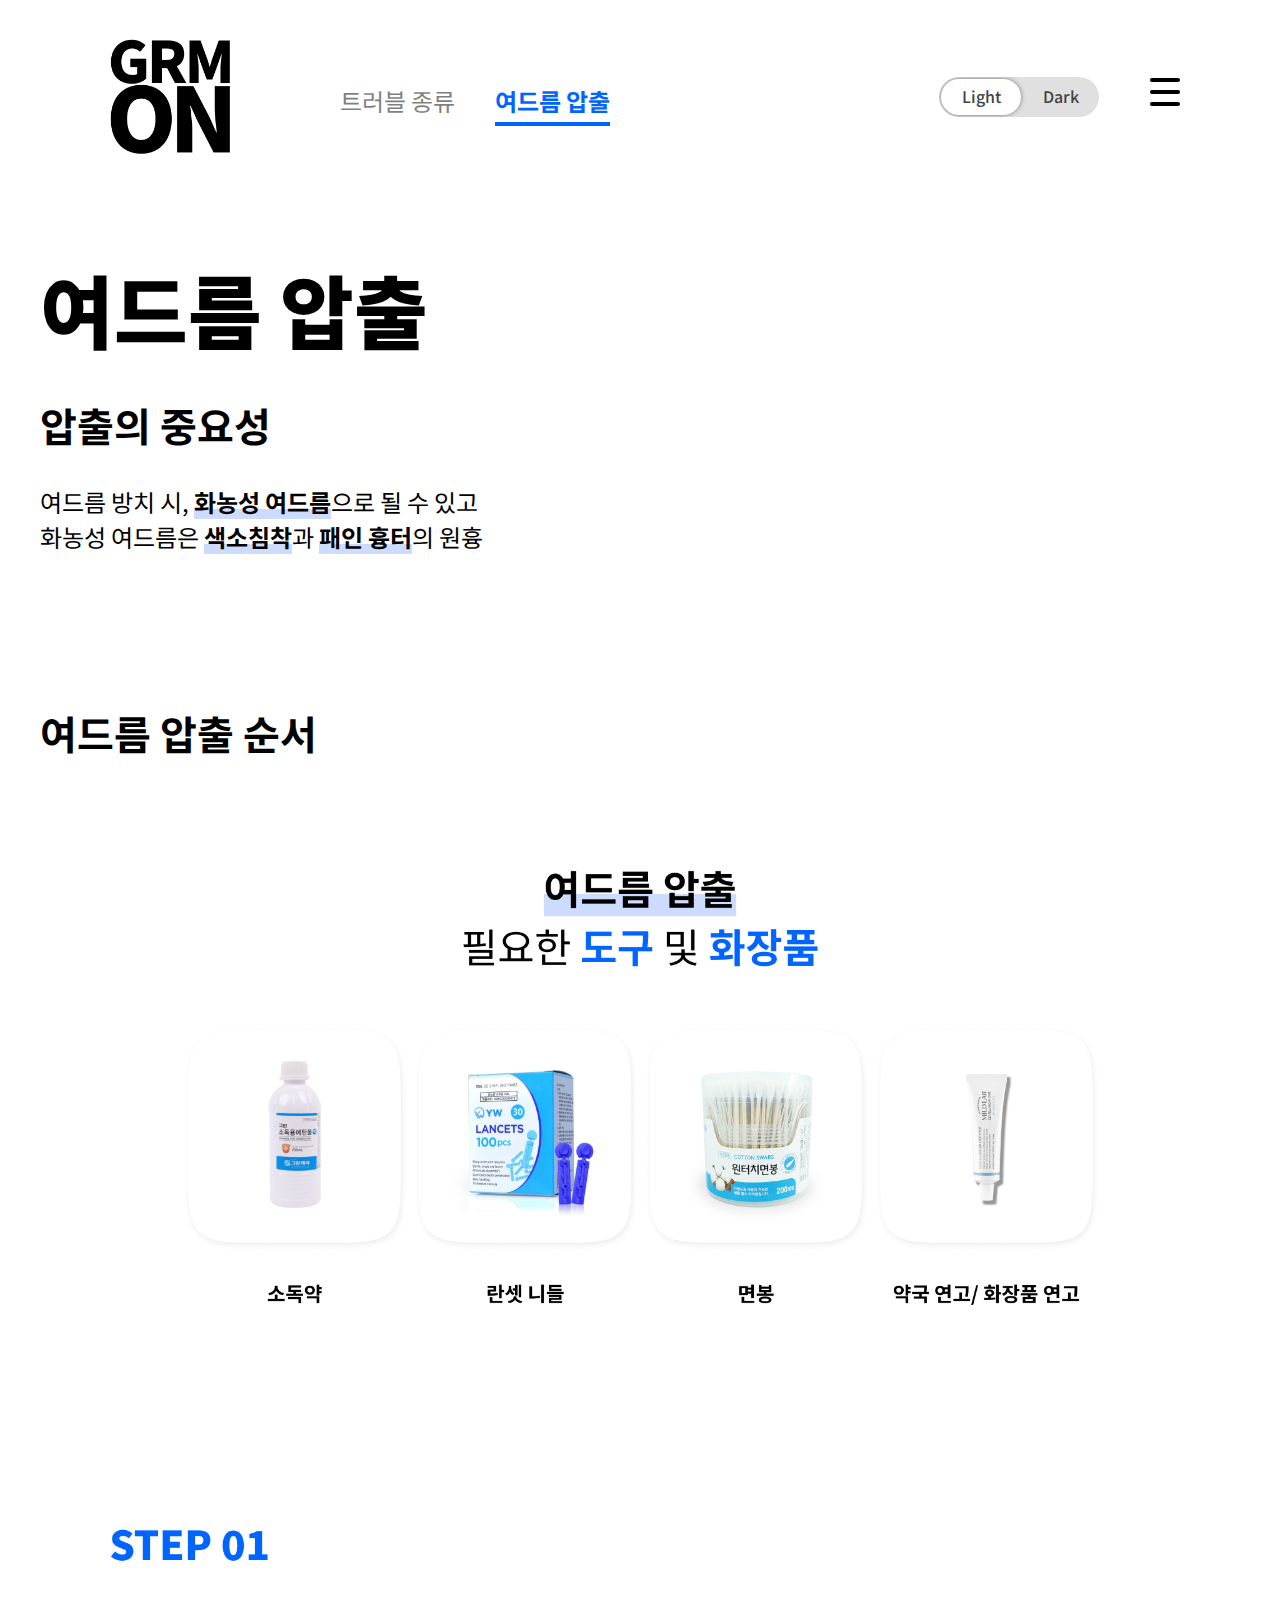
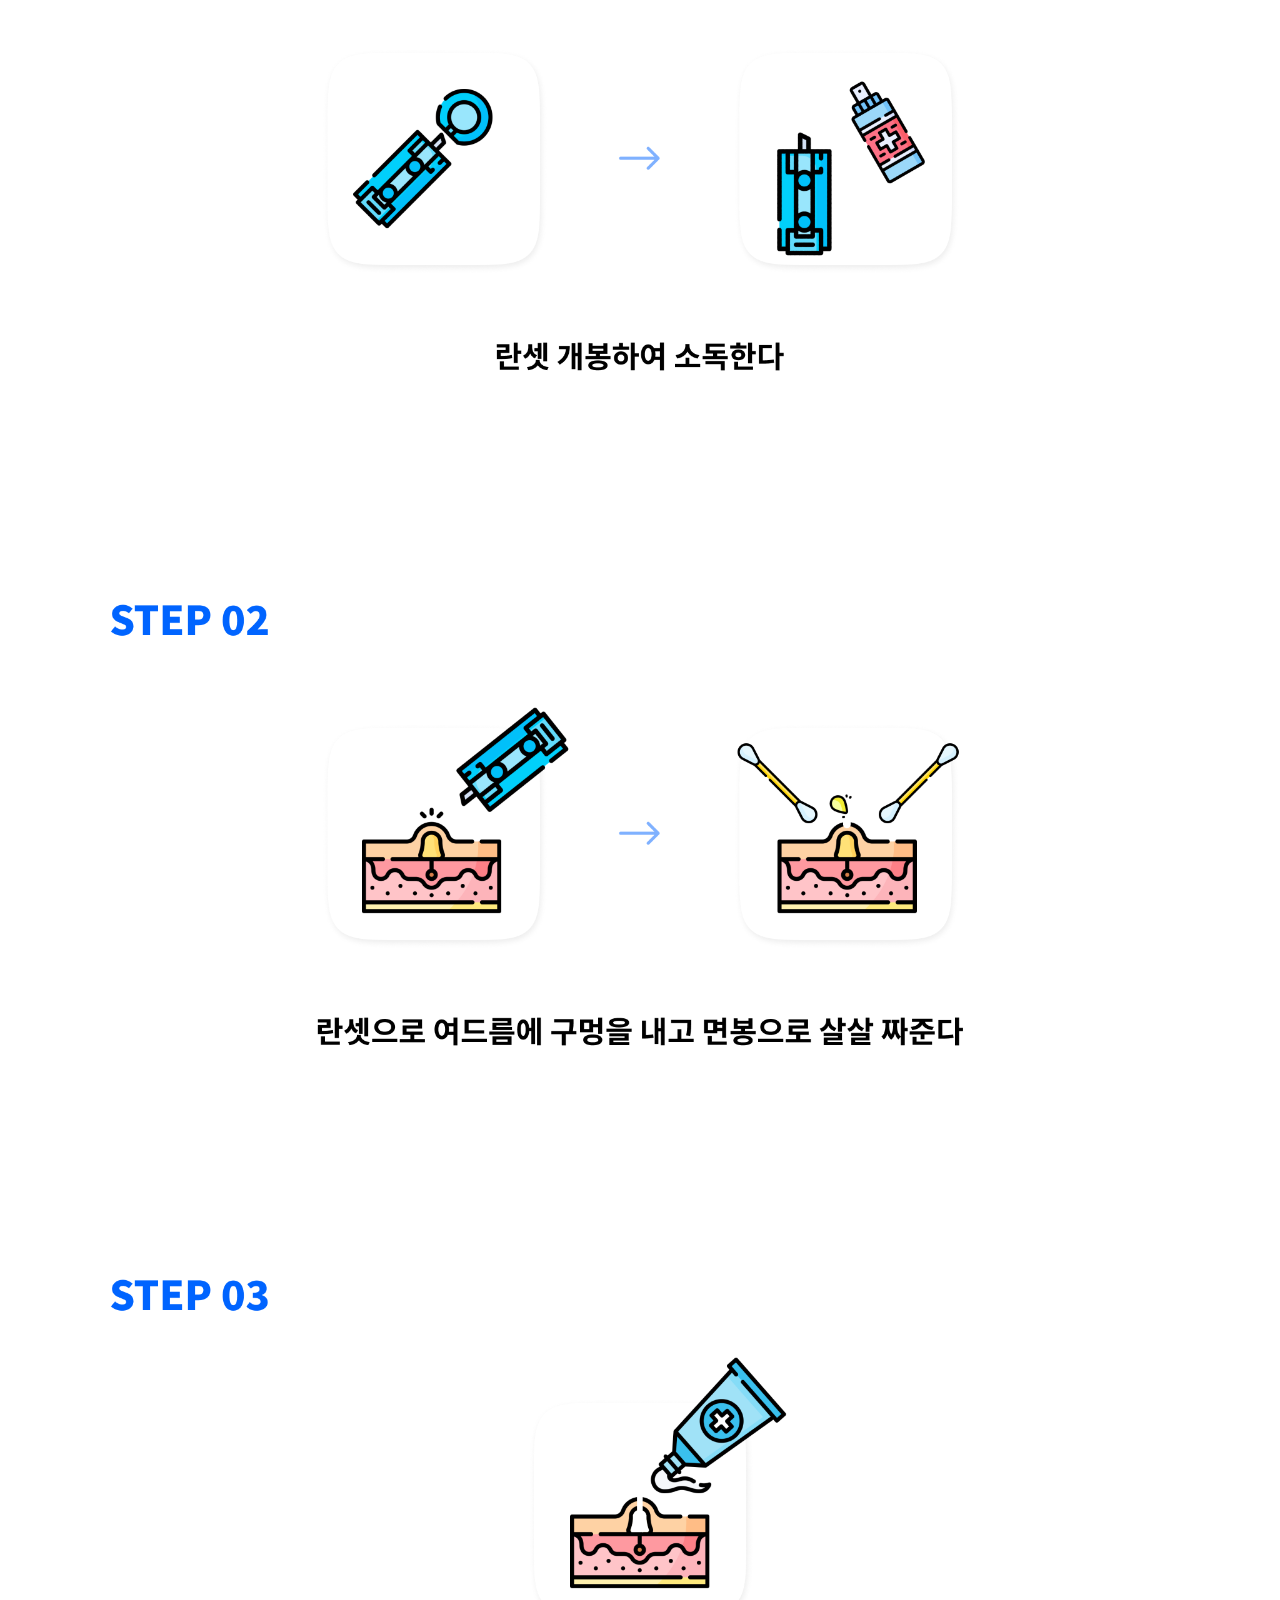
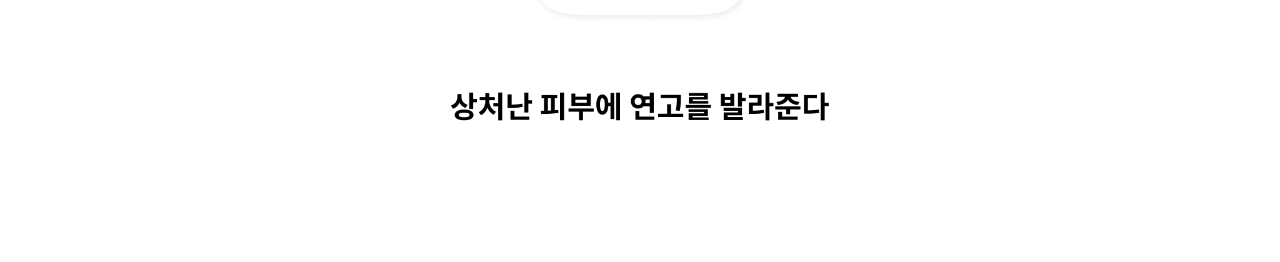
<file: web/apchul.html>
<!doctype html>
<html>
<head>
	<meta charset='utf-8'>
	<meta name="viewport" content="width=device-width,initial-scale=1.0,minimum-scale=1.0,maximum-scale=1.0,user-scalable=no">
	<title>그루밍타임</title>
	<link rel="stylesheet" href="../css/apchul.css">
	<link rel="stylesheet" href="../css/header.css">
	<link rel="stylesheet" href="../css/index.css">
	<link rel="shortcut icon" type="image/x-icon" href="../picture/logo.png">
	<script>
		function iinn() {
			if (document.querySelector('#checkbox2').value === 'home') {
				document.querySelector('.index').style.display = 'block';
				document.querySelector('img').src = '../picture/logo_white.png';
				document.querySelector('#checkbox2').value = 'out'
			} else {
				document.querySelector('.index').style.display = 'none';
				document.querySelector('img').src = '../picture/logo_black.png';
				document.querySelector('#checkbox2').value = 'home'
			}
		}
	</script>
</head>
<body>
	<header>
		<div id="topLeft">
			<div id="logo">
				<a href="../index.html"><img src="../picture/logo_black.png" alt="로고"></a>
			</div>
			<nav>
				<ul class="topMenu" id="rriigghhtt">
					<li><a href="./acne_care/slide.html" class="unsel">트러블 종류</a></li>
					<li><a href="./apchul.html" class="sel">여드름 압출</a></li>
				</ul>
			</nav>
		</div>
		<div id="topRight">
			<div class="sns_go">
				<ul class="topMenu" id="lleefftt">
					<li>
						<a href="#">
							<div id="moon">
								<div class="btn-container">
									<label class="switch btn-color-mode-switch" onclick="darkmode()">
										<input value="1" id="color_mode" name="color_mode" type="checkbox">
										<label class="btn-color-mode-switch-inner" data-off="Light" data-on="Dark" for="color_mode"></label>
									</label>
							</div>
							</div>
						</a>
					</li>
					<li>
						<a href="#">
							<div id="search">
								<input id="checkbox2" type="checkbox" onclick="iinn()" value="home">
								<label class="toggle toggle2" for="checkbox2">
									<div id="bar4" class="bars"></div>
									<div id="bar5" class="bars"></div>
									<div id="bar6" class="bars"></div>
								</label>
							</div>
						</a>
					</li>
				</ul>
			</div>
		</div>
	</header>
	<div class="index">
		<div class="jip">
			<div class="mal">
				<div class="ms">
					<div class="bigjae">맨즈케어</div>
					<ul>
						<li class="sojae"><a href="./care_squence/toner.html">기초화장품</a></li>
						<li class="minijae"><a href="./care_squence/toner.html">- 토너</a></li>
						<li class="minijae"><a href="./care_squence/emple.html">- 앰플</a></li>
						<li class="minijae"><a href="./care_squence/cream.html">- 크림</a></li>
						<li class="sojae"><a href="./typereco.html">피부타입</a></li>
					</ul>
				</div>
				<div class="ms">
					<div class="bigjae">피지/여드름</div>
					<ul>
						<li class="sojae"><a href="./acne_care/slide.html">트러블 종류</a></li>
						<li class="minijae"><a href="./acne_care/slide.html #acne">- 좁쌀여드름</a></li>
						<li class="minijae"><a href="./acne_care/slide.html #headhead">- 블랙헤드</a></li>
						<li class="minijae"><a href="./acne_care/slide.html #hwanong">- 화농성여드름</a></li>
						<li class="minijae"><a href="./acne_care/slide.html #monang">- 모낭염</a></li>
						<li class="sojae"><a href="./apchul.html">여드름 압출</a></li>
					</ul>
				</div>
				<div class="ms">
					<div class="bigjae">색소침착</div>
					<ul>
						<li class="sojae"><a href="./pih.html">색소침착</a></li>
						<li class="sojae"><a href="./suncream.html">선크림</a></li>
					</ul>
				</div>
				<div class="ms">
					<div class="bigjae">스토어</div>
					<ul>
						<li class="sojae"><a href="./product.html">스토어</a></li>
					</ul>
				</div>
			</div>
		</div>
	</div>
	<div class="section">
		<div id="what">
			<div>
				<h1>여드름 압출</h1>
				<h3>압출의 중요성</h3>
				<p class="ppp">여드름 방치 시, <span>화농성 여드름</span>으로 될 수 있고<br>
					화농성 여드름은 <span>색소침착</span>과 <span>패인 흉터</span>의 원흉</p>
			</div>
			<div id="soso"></div>
		</div>
		<div class="tab_content">
			<h3>여드름 압출 순서</h3>
			<div class="down">
				<div class="sstteepp" id="step1"></div>
				<div class="sstteepp" id="step2"></div>
				<div class="sstteepp" id="step3"></div>
				<div class="sstteepp" id="step4"></div>
			</div>
		</div>
	</div>
</body>
</html>
</file>
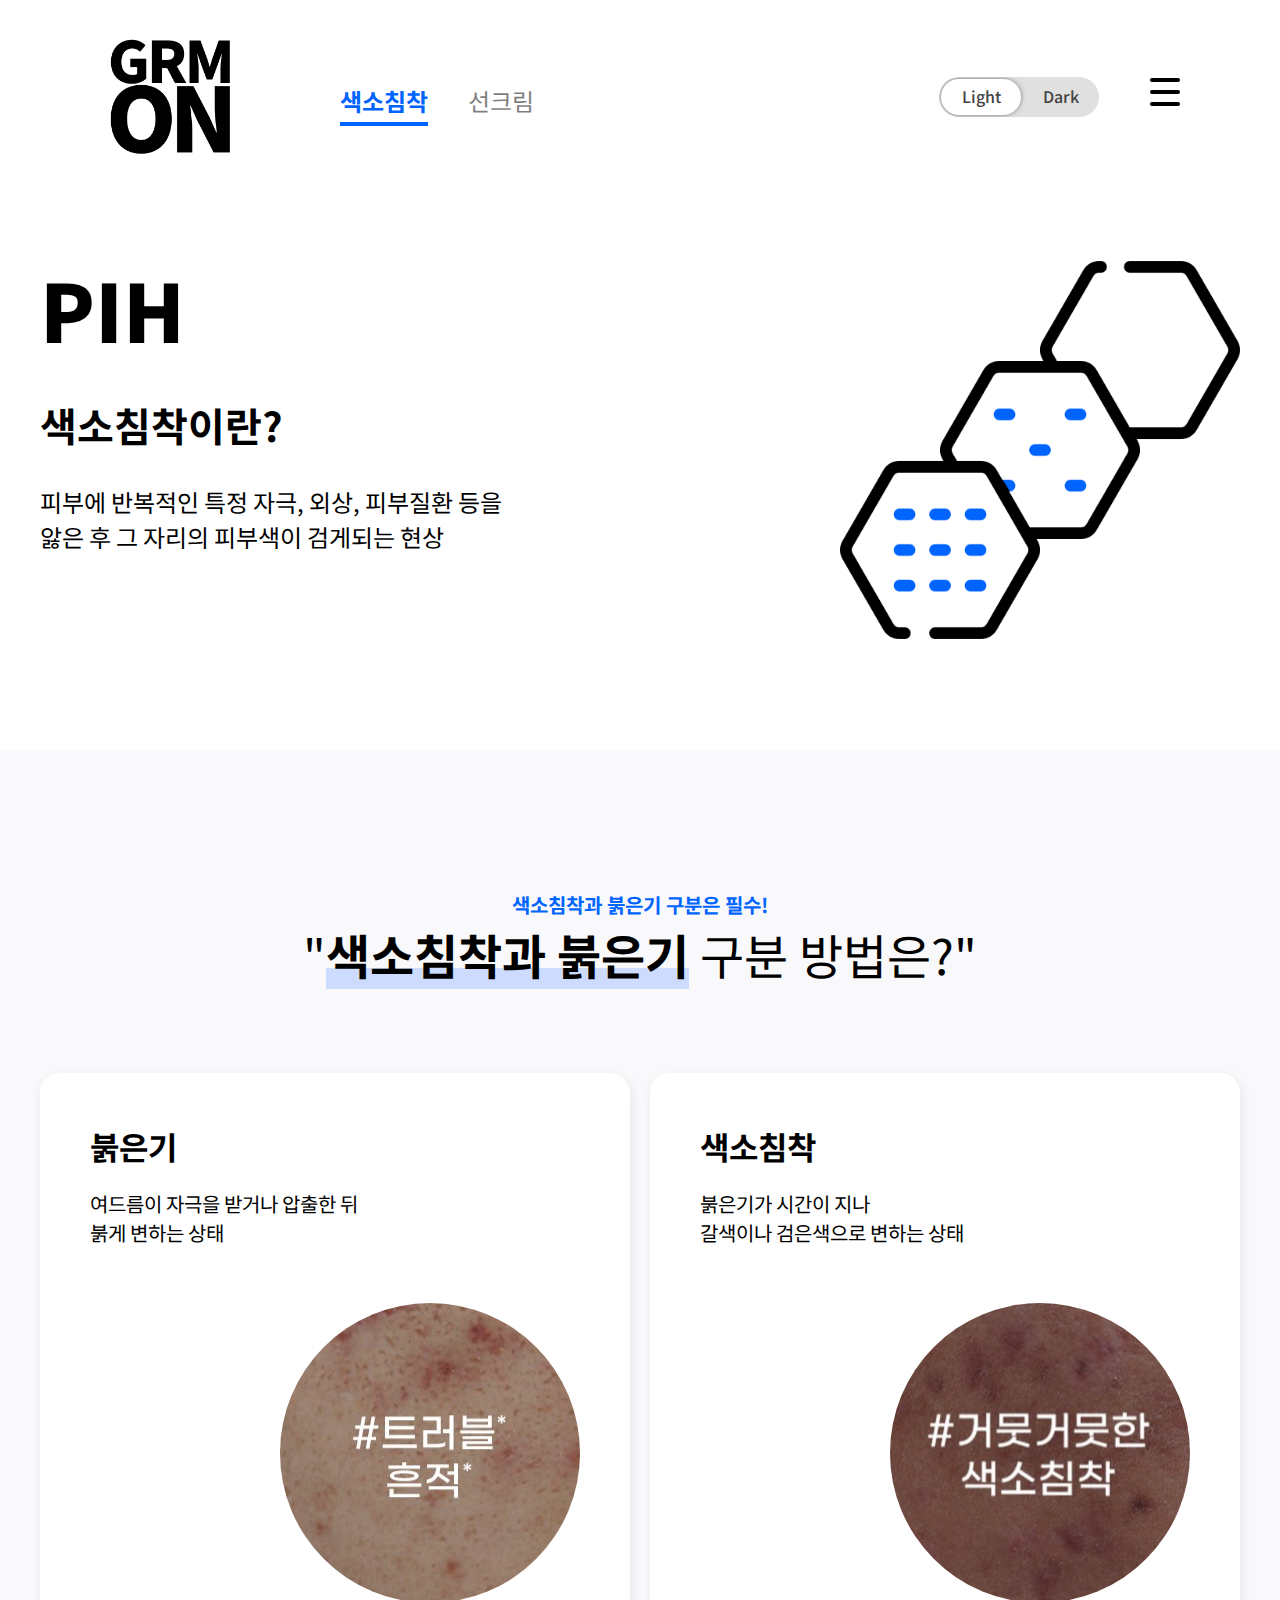
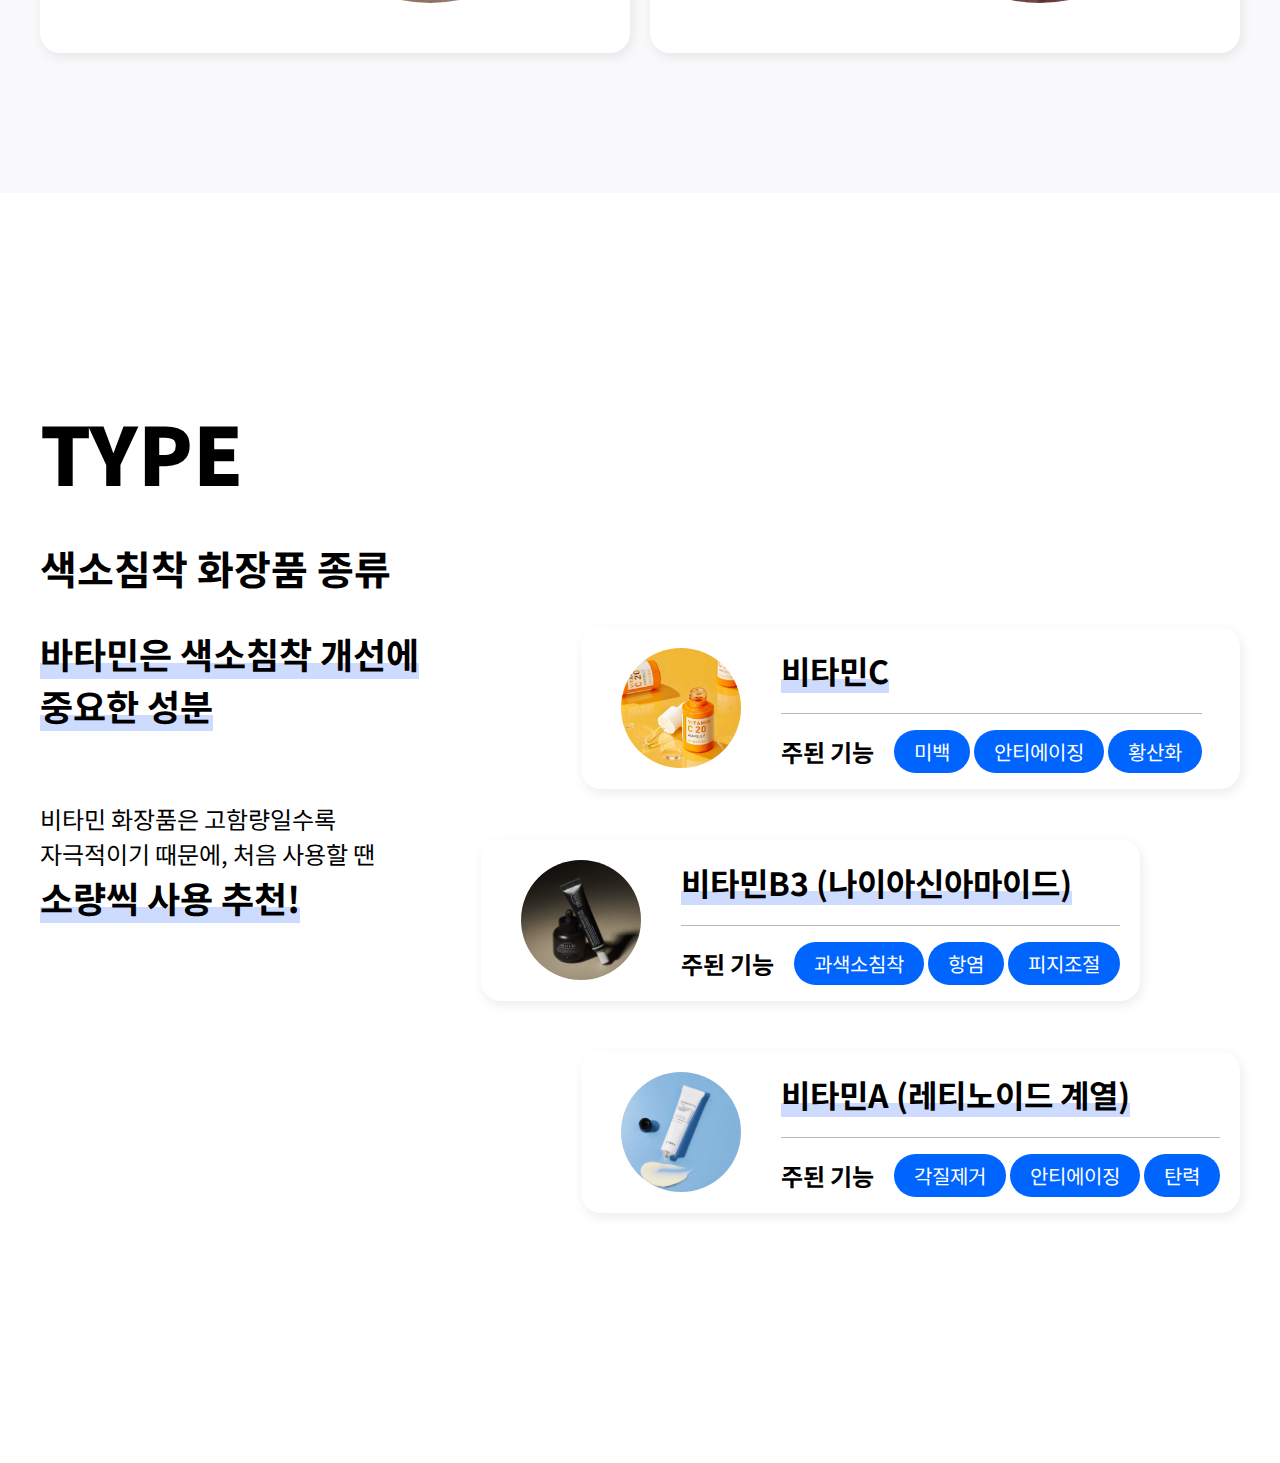
<file: web/pih.html>
<!DOCTYPE html>
<html>
    <head>
        <title>그루밍타임</title>
        <meta charset="utf-8">
        <link rel="stylesheet" href="../css/header.css">
        <link rel="stylesheet" href="../css/pih.css">
        <link rel="stylesheet" href="../css/index.css">
        <link rel="shortcut icon" type="image/x-icon" href="../picture/logo.png">
        <script>
            function iinn() {
                if (document.querySelector('#checkbox2').value === 'home') {
                    document.querySelector('.index').style.display = 'block';
                    document.querySelector('img').src = '../picture/logo_white.png';
                    document.querySelector('#checkbox2').value = 'out'
                } else {
                    document.querySelector('.index').style.display = 'none';
                    document.querySelector('img').src = '../picture/logo_black.png';
                    document.querySelector('#checkbox2').value = 'home'
                }
            }
        </script>
    </head>
    <body>
        <div id="mainContainer">
            <header>
                <div id="topLeft">
                    <div id="logo">
                        <a href="../index.html"><img src="../picture/logo_black.png" alt="로고"></a>
                    </div>
                    <nav>
                        <ul class="topMenu" id="rriigghhtt">
                            <li><a href="./pih.html" class="sel">색소침착</a></li>
                            <li><a href="./suncream.html" class="unsel">선크림</a></li>
                        </ul>
                    </nav>
                </div>
                <div id="topRight">
                    <div class="sns_go">
                        <ul class="topMenu" id="lleefftt">
                            <li>
                                <a href="#">
                                    <div id="moon">
                                        <div class="btn-container">
                                            <label class="switch btn-color-mode-switch" onclick="darkmode()">
                                                <input value="1" id="color_mode" name="color_mode" type="checkbox">
                                                <label class="btn-color-mode-switch-inner" data-off="Light" data-on="Dark" for="color_mode"></label>
                                            </label>
                                    </div>
                                    </div>
                                </a>
                            </li>
                            <li>
                                <a href="#">
                                    <div id="search">
                                        <input id="checkbox2" type="checkbox" onclick="iinn()" value="home">
                                        <label class="toggle toggle2" for="checkbox2">
                                            <div id="bar4" class="bars"></div>
                                            <div id="bar5" class="bars"></div>
                                            <div id="bar6" class="bars"></div>
                                        </label>
                                    </div>
                                </a>
                            </li>
                        </ul>
                    </div>
                </div>
            </header>
            <div class="index">
                <div class="jip">
                    <div class="mal">
                        <div class="ms">
                            <div class="bigjae">맨즈케어</div>
                            <ul>
                                <li class="sojae"><a href="./care_squence/toner.html">기초화장품</a></li>
                                <li class="minijae"><a href="./care_squence/toner.html">- 토너</a></li>
                                <li class="minijae"><a href="./care_squence/emple.html">- 앰플</a></li>
                                <li class="minijae"><a href="./care_squence/cream.html">- 크림</a></li>
                                <li class="sojae"><a href="./typereco.html">피부타입</a></li>
                            </ul>
                        </div>
                        <div class="ms">
                            <div class="bigjae">피지/여드름</div>
                            <ul>
                                <li class="sojae"><a href="./acne_care/slide.html">트러블 종류</a></li>
                                <li class="minijae"><a href="./acne_care/slide.html #acne">- 좁쌀여드름</a></li>
                                <li class="minijae"><a href="./acne_care/slide.html #headhead">- 블랙헤드</a></li>
                                <li class="minijae"><a href="./acne_care/slide.html #hwanong">- 화농성여드름</a></li>
                                <li class="minijae"><a href="./acne_care/slide.html #monang">- 모낭염</a></li>
                                <li class="sojae"><a href="./apchul.html">여드름 압출</a></li>
                            </ul>
                        </div>
                        <div class="ms">
                            <div class="bigjae">색소침착</div>
                            <ul>
                                <li class="sojae"><a href="./pih.html">색소침착</a></li>
                                <li class="sojae"><a href="./suncream.html">선크림</a></li>
                            </ul>
                        </div>
                        <div class="ms">
                            <div class="bigjae">스토어</div>
                            <ul>
                                <li class="sojae"><a href="./product.html">스토어</a></li>
                            </ul>
                        </div>
                    </div>
                </div>
            </div>
            <main class="main">
                <div id="what">
                    <div>
                        <h1>PIH</h1>
                        <h3>색소침착이란?</h3>
                        <p class="ppp">피부에 반복적인 특정 자극, 외상, 피부질환 등을<br>
                            앓은 후 그 자리의 피부색이 검게되는 현상</p>
                    </div>
                    <div id="soso"></div>
                </div>
            </main>
            <div class="mixx">
                <div class="changeUp">
                    <div>
                        <div>색소침착과 붉은기 구분은 필수!</div>
                        <div><p id="dam">"<span class="chbold">색소침착과 붉은기</span> 구분 방법은?"</p></div>
                    </div>
                    <div class="seolseol">
                        <div class="pihpic">
                            <div>붉은기</div>
                            <div>여드름이 자극을 받거나 압출한 뒤 <br>붉게 변하는 상태</div>
                            <div class="chimimg" id="chim1"></div>
                        </div>
                        <div class="pihpic">
                            <div>색소침착</div>
                            <div>붉은기가 시간이 지나 <br>갈색이나 검은색으로 변하는 상태</div>
                            <div class="chimimg" id="chim2"></div>
                        </div>
                    </div>
                </div>
            </div>
            <main class="main">
                <div id="type">
                    <div>
                        <h1>TYPE</h1>
                        <h3>색소침착 화장품 종류</h3>
                    </div>
                    <div class="vit">
                        <p>
                            <span>바타민은 색소침착 개선에<br>중요한 성분</span><br><br><br>
                            비타민 화장품은 고함량일수록<br>
                            자극적이기 때문에, 처음 사용할 땐<br>
                            <span>소량씩 사용 추천!</span>
                        </p>
                        <div>
                            <div class="va">
                                <div class="vitimg" id="img1"></div>
                                <div>
                                    <div class="vt">비타민C</div>
                                    <div class="ma">
                                        <div class="mf">주된 기능</div>
                                        <div class="fe">
                                            <span class="fc">미백</span>
                                            <span class="fc">안티에이징</span>
                                            <span class="fc">황산화</span>
                                        </div>
                                    </div>
                                </div>
                            </div>
                            <div class="va">
                                <div class="vitimg" id="img2"></div>
                                <div>
                                    <div class="vt">비타민B3 (나이아신아마이드)</div>
                                    <div class="ma">
                                        <div class="mf">주된 기능</div>
                                        <div class="fe">
                                            <span class="fc">과색소침착</span>
                                            <span class="fc">항염</span>
                                            <span class="fc">피지조절</span>
                                        </div>
                                    </div>
                                </div>
                            </div>
                            <div class="va">
                                <div class="vitimg" id="img3"></div>
                                <div>
                                    <div class="vt">비타민A (레티노이드 계열)</div>
                                    <div class="ma">
                                        <div class="mf">주된 기능</div>
                                        <div class="fe">
                                            <span class="fc">각질제거</span>
                                            <span class="fc">안티에이징</span>
                                            <span class="fc">탄력</span>
                                        </div>
                                    </div>
                                </div>
                            </div>
                        </div>
                    </div>
                </div>
            </main>
        </div>
    </body>
</html>
</file>
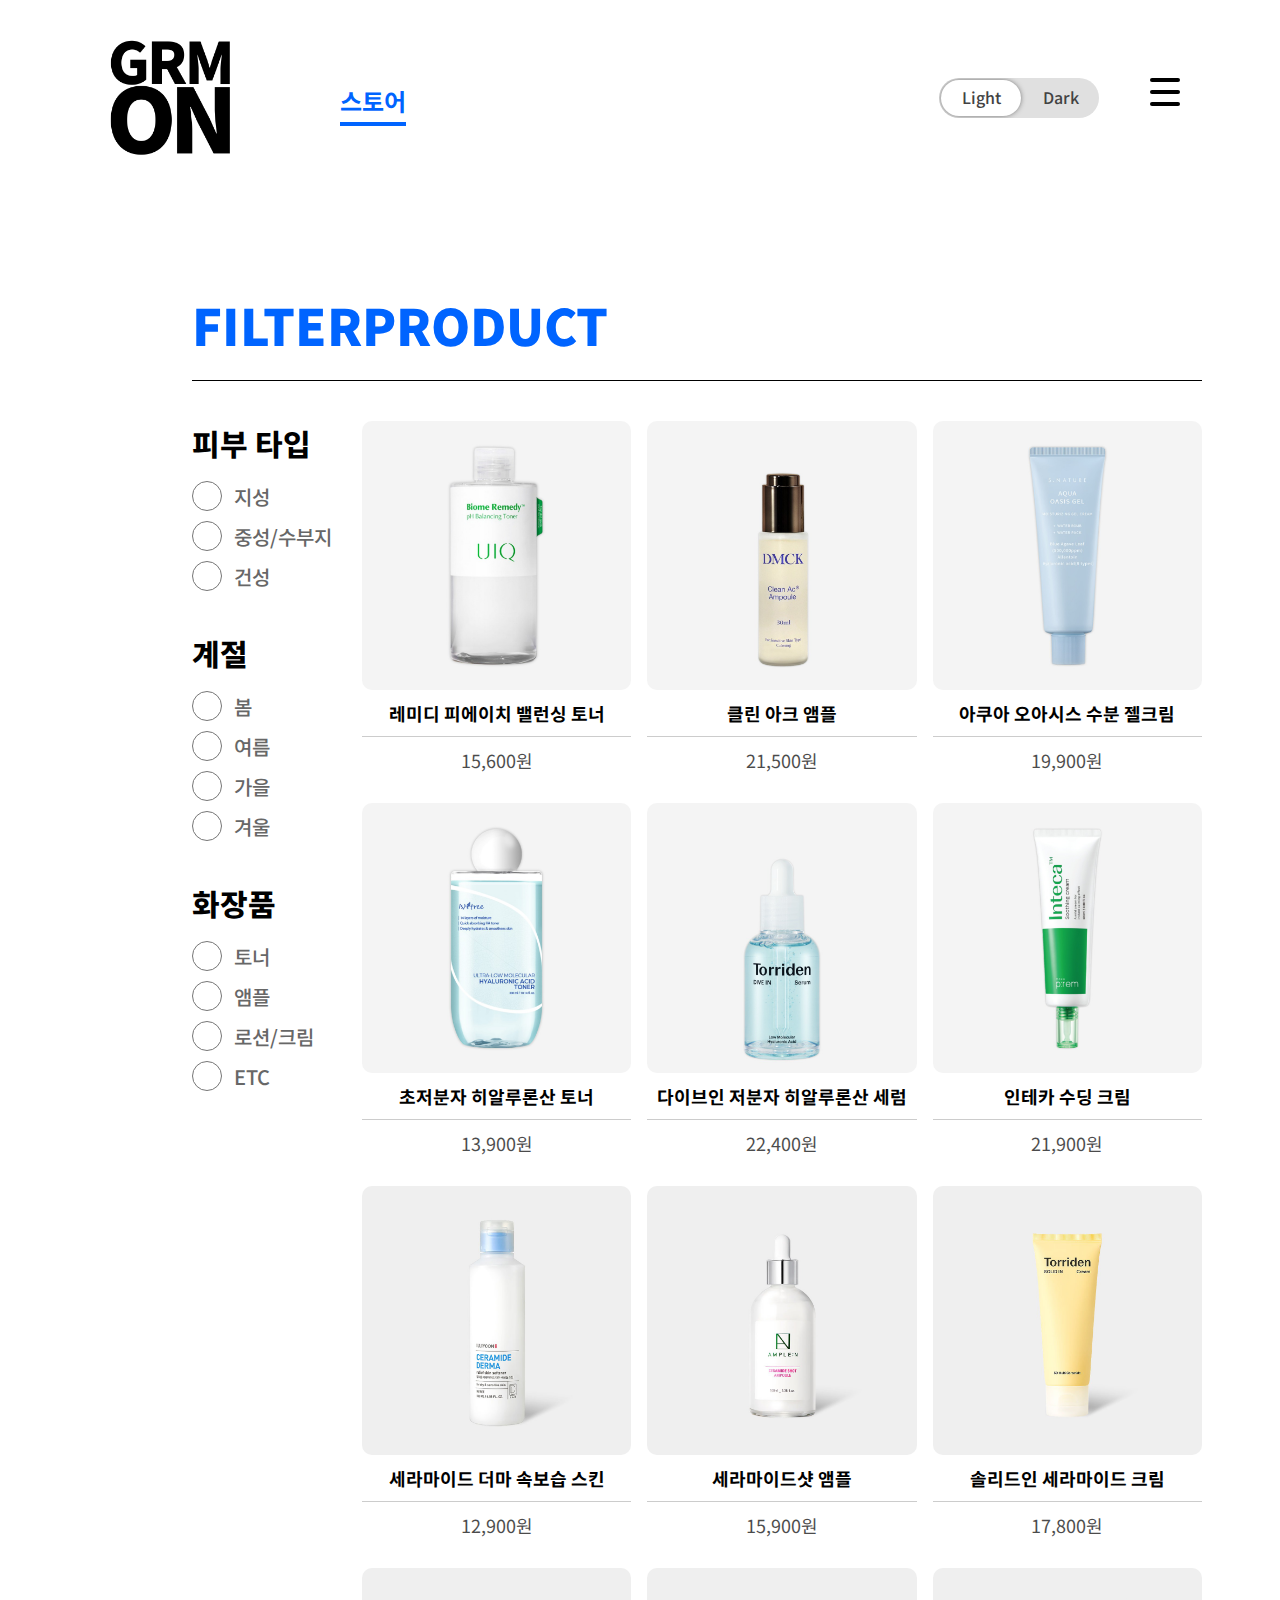
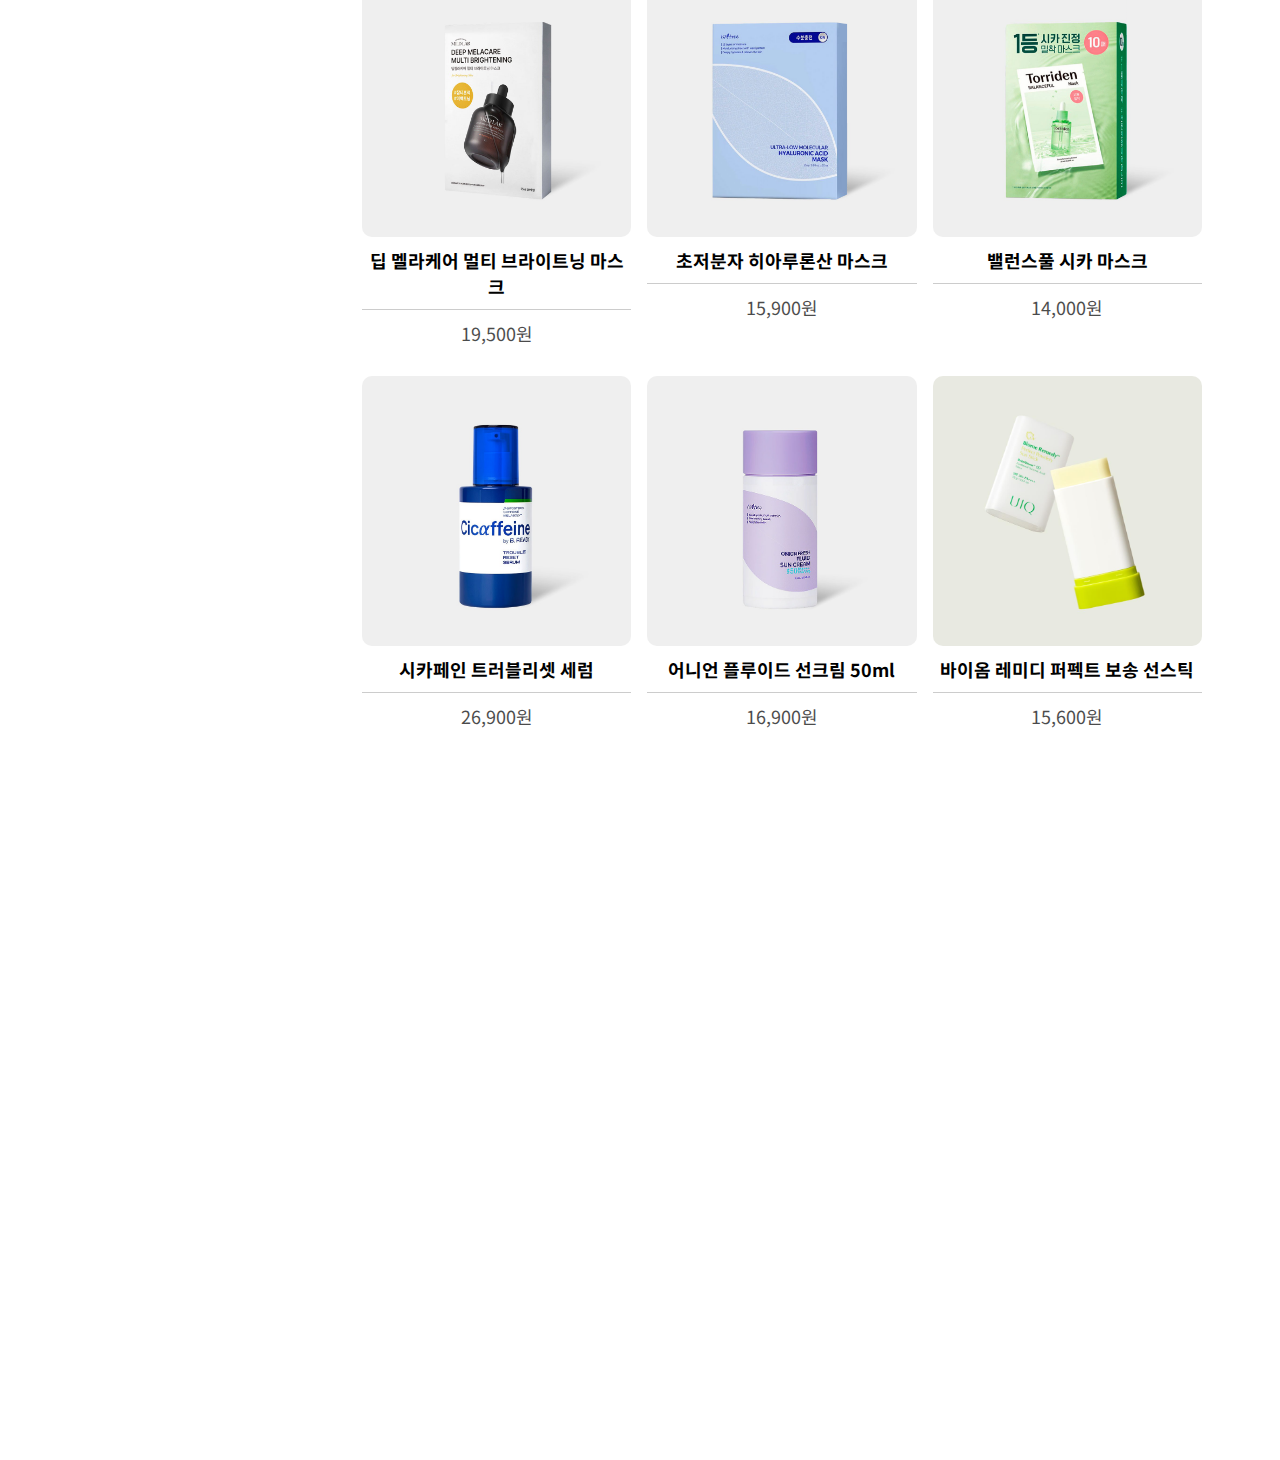
<file: web/product.html>
<!DOCTYPE html>
<html>
    <head>
        <title>그루밍타임</title>
        <meta charset="utf-8">
        <link rel="stylesheet" href="../css/header.css">
        <link rel="stylesheet" href="../css/exexStyle.css">
        <link rel="stylesheet" href="../css/filter.css">
        <link rel="stylesheet" href="../css/index.css">
        <link rel="shortcut icon" type="image/x-icon" href="../picture/logo.png">
        <script>
            function iinn() {
                if (document.querySelector('#checkbox2').value === 'home') {
                    document.querySelector('.index').style.display = 'block';
                    document.querySelector('img').src = '../picture/logo_white.png';
                    document.querySelector('#checkbox2').value = 'out'
                } else {
                    document.querySelector('.index').style.display = 'none';
                    document.querySelector('img').src = '../picture/logo_black.png';
                    document.querySelector('#checkbox2').value = 'home'
                }
            }
        </script>
    </head>
    <body>
        <div id="mainContainer">
            <header>
                <div id="topLeft">
                    <div id="logo">
                        <a href="../index.html"><img src="../picture/logo_black.png" alt="logo"></a>
                    </div>
                    <nav>
                        <ul class="topMenu" id="rriigghhtt">
                            <li><a href="#" class="sel">스토어</a></li>
                        </ul>
                    </nav>
                </div>
                <div id="topRight">
                    <div class="sns_go">
                        <ul class="topMenu" id="lleefftt">
                            <li>
                                    <div id="moon">
                                        <div class="btn-container"  onclick="darkmode()">
                                            <label class="switch btn-color-mode-switch">
                                                <input value="1" id="color_mode" name="color_mode" type="checkbox">
                                                <label class="btn-color-mode-switch-inner" data-off="Light" data-on="Dark" for="color_mode"></label>
                                            </label>
                                    </div>
                                    </div>
                            </li>
                            <li>
                                    <div id="search">
                                        <input id="checkbox2" type="checkbox" onclick="iinn()" value="home">
                                        <label class="toggle toggle2" for="checkbox2">
                                            <div id="bar4" class="bars"></div>
                                            <div id="bar5" class="bars"></div>
                                            <div id="bar6" class="bars"></div>
                                        </label>
                                    </div>
                            </li>
                        </ul>
                    </div>
                </div>
            </header>
            <div class="index">
                <div class="jip">
                    <div class="mal">
                        <div class="ms">
                            <div class="bigjae">맨즈케어</div>
                            <ul>
                                <li class="sojae"><a href="./care_squence/toner.html">기초화장품</a></li>
                                <li class="minijae"><a href="./care_squence/toner.html">- 토너</a></li>
                                <li class="minijae"><a href="./care_squence/emple.html">- 앰플</a></li>
                                <li class="minijae"><a href="./care_squence/cream.html">- 크림</a></li>
                                <li class="sojae"><a href="./typereco.html">피부타입</a></li>
                            </ul>
                        </div>
                        <div class="ms">
                            <div class="bigjae">피지/여드름</div>
                            <ul>
                                <li class="sojae"><a href="./acne_care/slide.html">트러블 종류</a></li>
                                <li class="minijae"><a href="./acne_care/slide.html #acne">- 좁쌀여드름</a></li>
                                <li class="minijae"><a href="./acne_care/slide.html #headhead">- 블랙헤드</a></li>
                                <li class="minijae"><a href="./acne_care/slide.html #hwanong">- 화농성여드름</a></li>
                                <li class="minijae"><a href="./acne_care/slide.html #monang">- 모낭염</a></li>
                                <li class="sojae"><a href="./apchul.html">여드름 압출</a></li>
                            </ul>
                        </div>
                        <div class="ms">
                            <div class="bigjae">색소침착</div>
                            <ul>
                                <li class="sojae"><a href="./pih.html">색소침착</a></li>
                                <li class="sojae"><a href="./suncream.html">선크림</a></li>
                            </ul>
                        </div>
                        <div class="ms">
                            <div class="bigjae">스토어</div>
                            <ul>
                                <li class="sojae"><a href="./product.html">스토어</a></li>
                            </ul>
                        </div>
                    </div>
                </div>
            </div>
            <div id="bonemoon">
                <main id="ccoonn">
                    <aside id="left-sidebar">
                        <div class="filterrrrr">
                            <p id="filter">
                                FILTER
                            </p>
                        </div>
                        <div class="filterBlock">
                            <p>피부 타입</p>
                            <ul>
                                <li>
                                    <input type="radio" class="chk" name="skin"  id="skin-oily">
                                    <label for="skin">지성</label>
                                </li>
                                <li>
                                    <input type="radio" class="chk" name="skin" id="skin-combination">
                                    <label for="skin">중성/수부지</label>
                                </li>
                                <li>
                                    <input type="radio" class="chk" name="skin" id="skin-dry">
                                    <label for="skin">건성</label>
                                </li>
                            </ul>
                        </div>
                        <div class="filterBlock">
                            <p>계절</p>
                            <ul>
                                <li>
                                    <input type="radio" class="chk" name="season" id="season-spring">
                                    <label for="season">봄</label>
                                </li>
                                <li>
                                    <input type="radio" class="chk" name="season"  id="season-summer">
                                    <label for="season">여름</label>
                                </li>
                                <li>
                                    <input type="radio" class="chk" name="season" id="season-fall">
                                    <label for="season">가을</label>
                                </li>
                                <li>
                                    <input type="radio" class="chk" name="season" id="season-winter">
                                    <label for="season">겨울</label>
                                </li>
                            </ul>
                        </div>
                        <div class="filterBlock">
                            <p>화장품</p>
                            <ul>
                                <li>
                                    <input type="radio" class="chk" name="cosmetics">
                                    <label for="cosmetics">토너</label>
                                </li>
                                <li>
                                    <input type="radio" class="chk" name="cosmetics">
                                    <label for="cosmetics">앰플</label>
                                </li>
                                <li>
                                    <input type="radio" class="chk" name="cosmetics">
                                    <label for="cosmetics">로션/크림</label>
                                </li>
                                <li>
                                    <input type="radio" class="chk" name="cosmetics">
                                    <label for="cosmetics">ETC</label>
                                </li>
                            </ul>
                        </div>
                    </aside>
                    <section>
                        <div class="searchResult">
                            <div class="filterrrrr">
                                <p id="filter">
                                    PRODUCT
                                </p>
                            </div>
                        </div>
                        <div class="ggrriidd">
                            <div class="lobox">
                                <div class="lopic" id="lo1"></div>
                                <div class="loname">레미디 피에이치 밸런싱 토너</div>
                                <div class="lliinnee"></div>
                                <div class="loprice">15,600원</div>
                            </div>
                            <div class="lobox">
                                <div class="lopic" id="lo2"></div>
                                <div class="loname">클린 아크 앰플</div>
                                <div class="lliinnee"></div>
                                <div class="loprice">21,500원</div>
                            </div>
                            <div class="lobox">
                                <div class="lopic" id="lo3"></div>
                                <div class="loname">아쿠아 오아시스 수분 젤크림</div>
                                <div class="lliinnee"></div>
                                <div class="loprice">19,900원</div>
                            </div>
                            <div class="lobox">
                                <div class="lopic" id="lo4"></div>
                                <div class="loname">초저분자 히알루론산 토너</div>
                                <div class="lliinnee"></div>
                                <div class="loprice">13,900원</div>
                            </div>
                            <div class="lobox">
                                <div class="lopic" id="lo5"></div>
                                <div class="loname">다이브인 저분자 히알루론산 세럼</div>
                                <div class="lliinnee"></div>
                                <div class="loprice">22,400원</div>
                            </div>
                            <div class="lobox">
                                <div class="lopic" id="lo6"></div>
                                <div class="loname">인테카 수딩 크림</div>
                                <div class="lliinnee"></div>
                                <div class="loprice">21,900원</div>
                            </div>
                            <div class="lobox">
                                <div class="lopic" id="lo7"></div>
                                <div class="loname">세라마이드 더마 속보습 스킨</div>
                                <div class="lliinnee"></div>
                                <div class="loprice">12,900원</div>
                            </div>
                            <div class="lobox">
                                <div class="lopic" id="lo8"></div>
                                <div class="loname">세라마이드샷 앰플</div>
                                <div class="lliinnee"></div>
                                <div class="loprice">15,900원</div>
                            </div>
                            <div class="lobox">
                                <div class="lopic" id="lo9"></div>
                                <div class="loname">솔리드인 세라마이드 크림</div>
                                <div class="lliinnee"></div>
                                <div class="loprice">17,800원</div>
                            </div>
                            <div class="lobox">
                                <div class="lopic" id="lo10"></div>
                                <div class="loname">딥 멜라케어 멀티 브라이트닝 마스크</div>
                                <div class="lliinnee"></div>
                                <div class="loprice">19,500원</div>
                            </div>
                            <div class="lobox">
                                <div class="lopic" id="lo11"></div>
                                <div class="loname">초저분자 히아루론산 마스크</div>
                                <div class="lliinnee"></div>
                                <div class="loprice">15,900원</div>
                            </div>
                            <div class="lobox">
                                <div class="lopic" id="lo12"></div>
                                <div class="loname">밸런스풀 시카 마스크</div>
                                <div class="lliinnee"></div>
                                <div class="loprice">14,000원</div>
                            </div>
                            <div class="lobox">
                                <div class="lopic" id="lo13"></div>
                                <div class="loname">시카페인 트러블리셋 세럼</div>
                                <div class="lliinnee"></div>
                                <div class="loprice">26,900원</div>
                            </div>
                            <div class="lobox">
                                <div class="lopic" id="lo14"></div>
                                <div class="loname">어니언 플루이드 선크림 50ml</div>
                                <div class="lliinnee"></div>
                                <div class="loprice">16,900원</div>
                            </div>
                            <div class="lobox">
                                <div class="lopic" id="lo15"></div>
                                <div class="loname">바이옴 레미디 퍼펙트 보송 선스틱</div>
                                <div class="lliinnee"></div>
                                <div class="loprice">15,600원</div>
                            </div>
                        </div>
                    </section>
                </main>
            </div>
    </body>
</html>
</file>
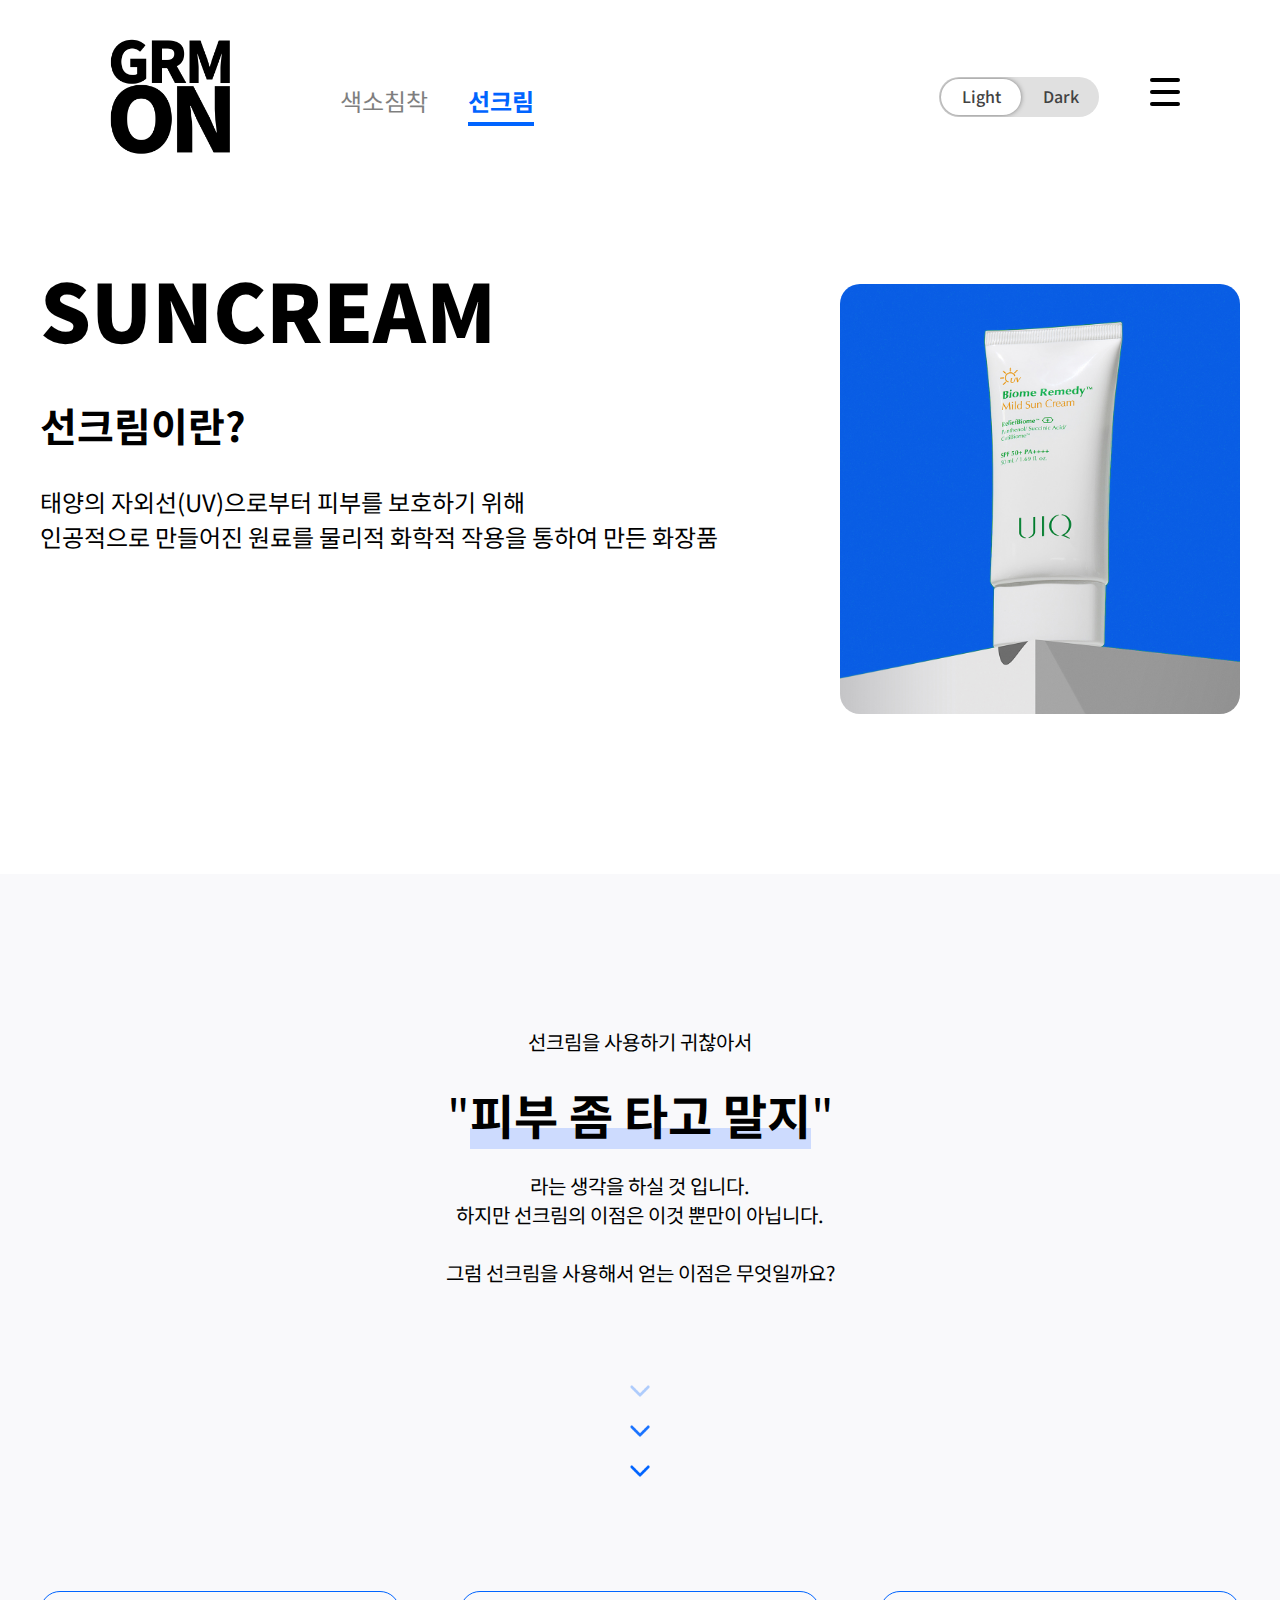
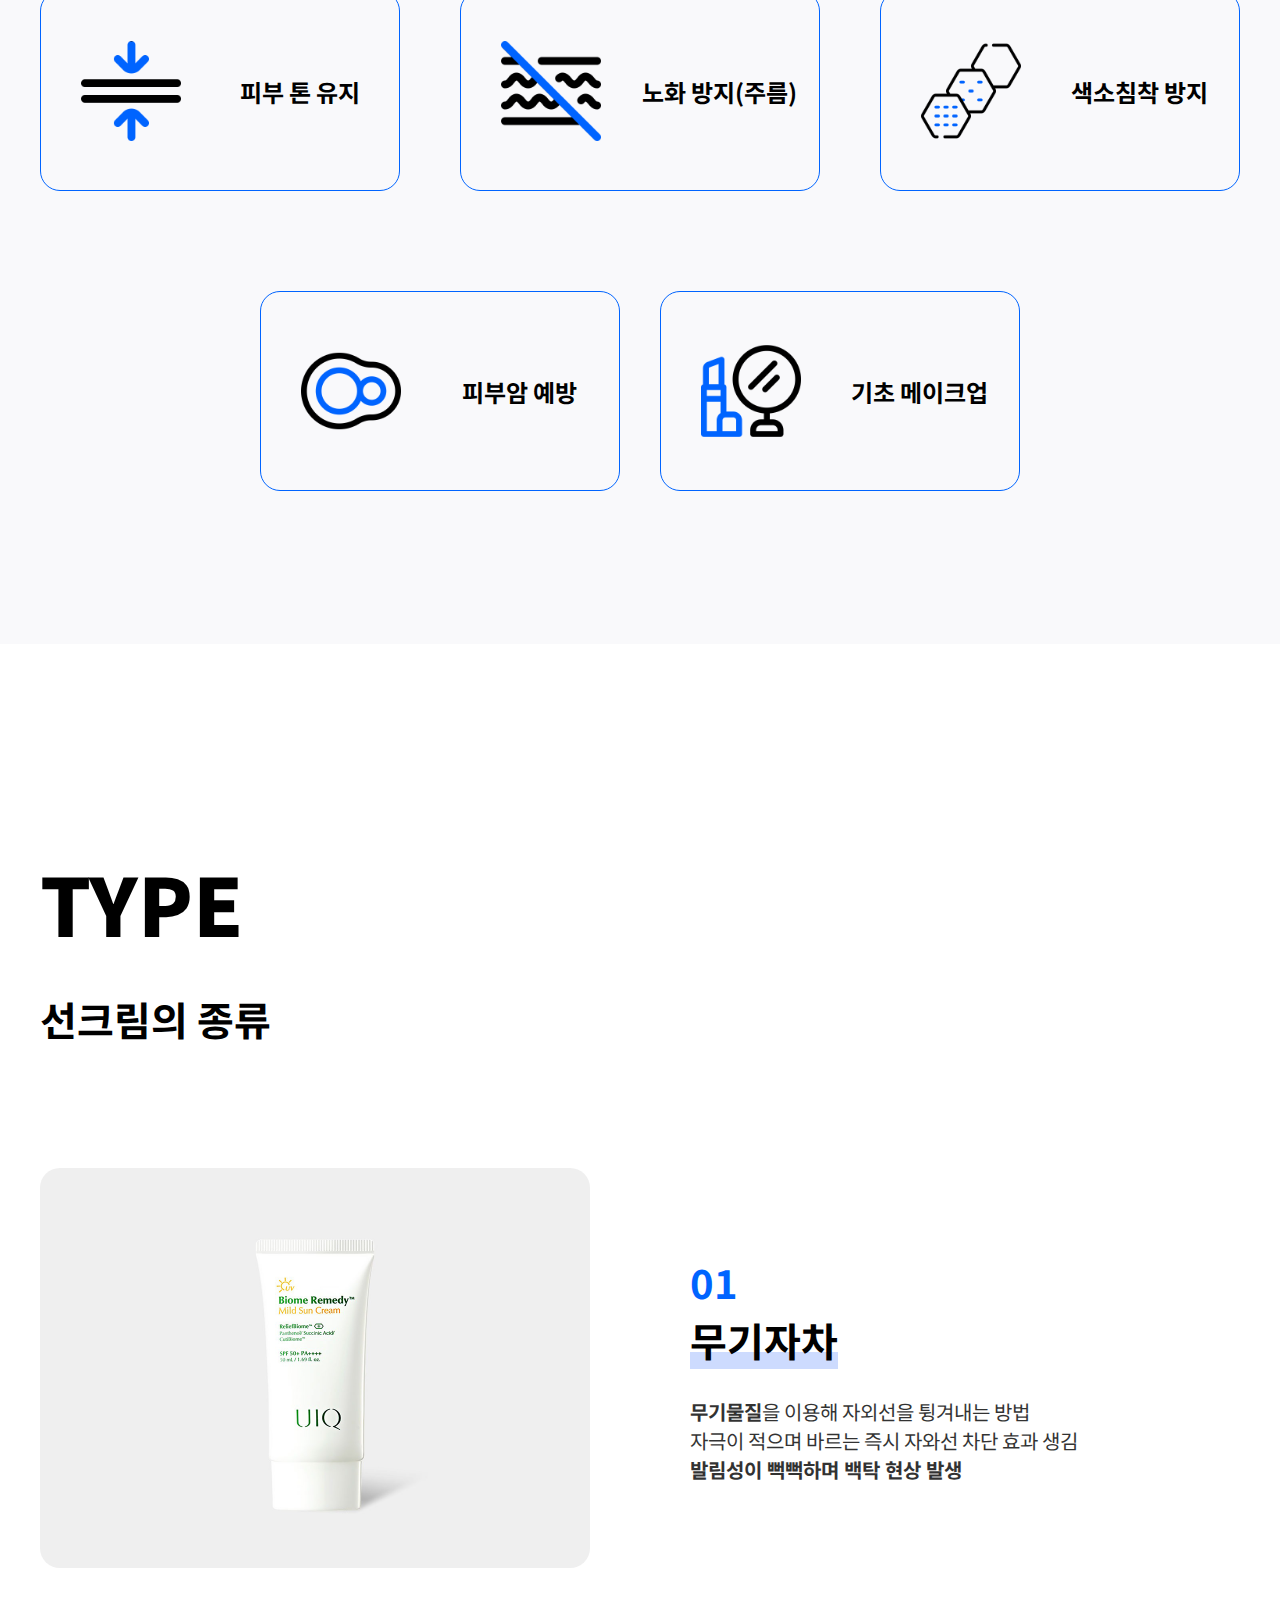
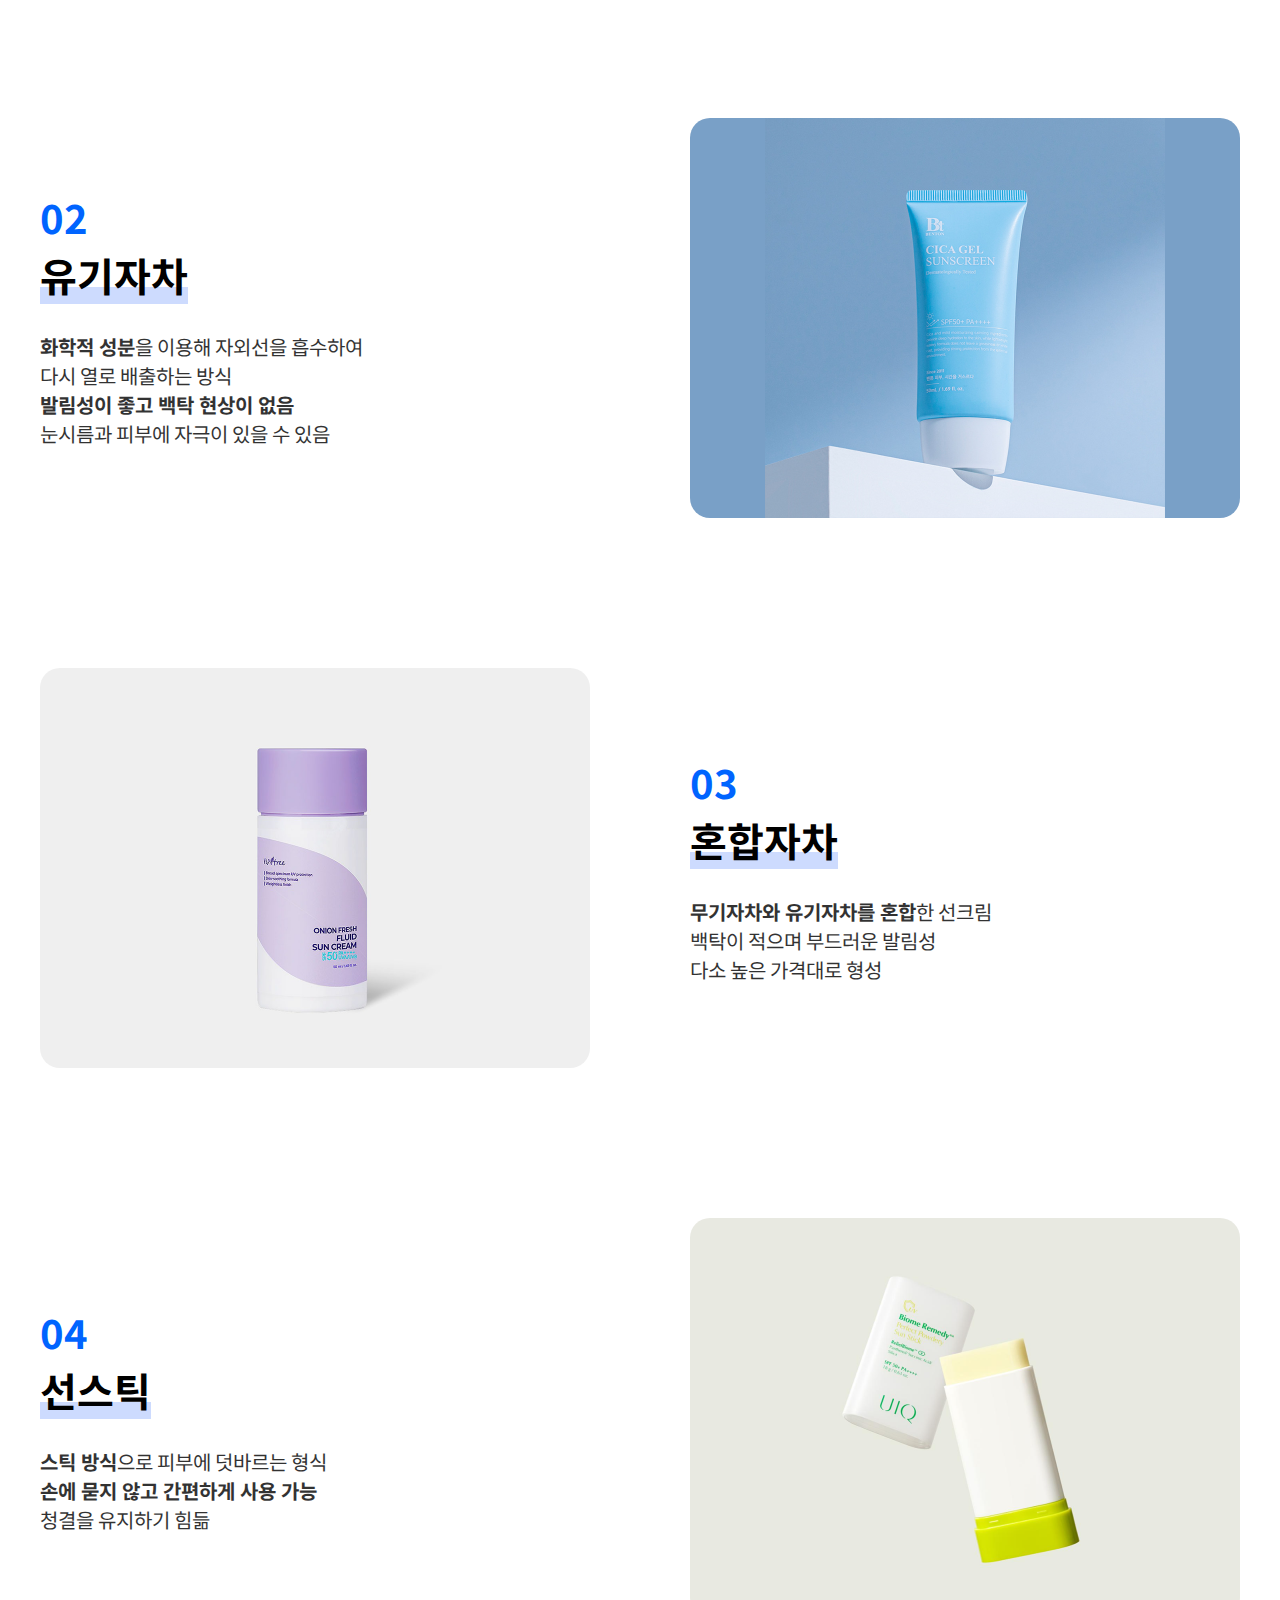
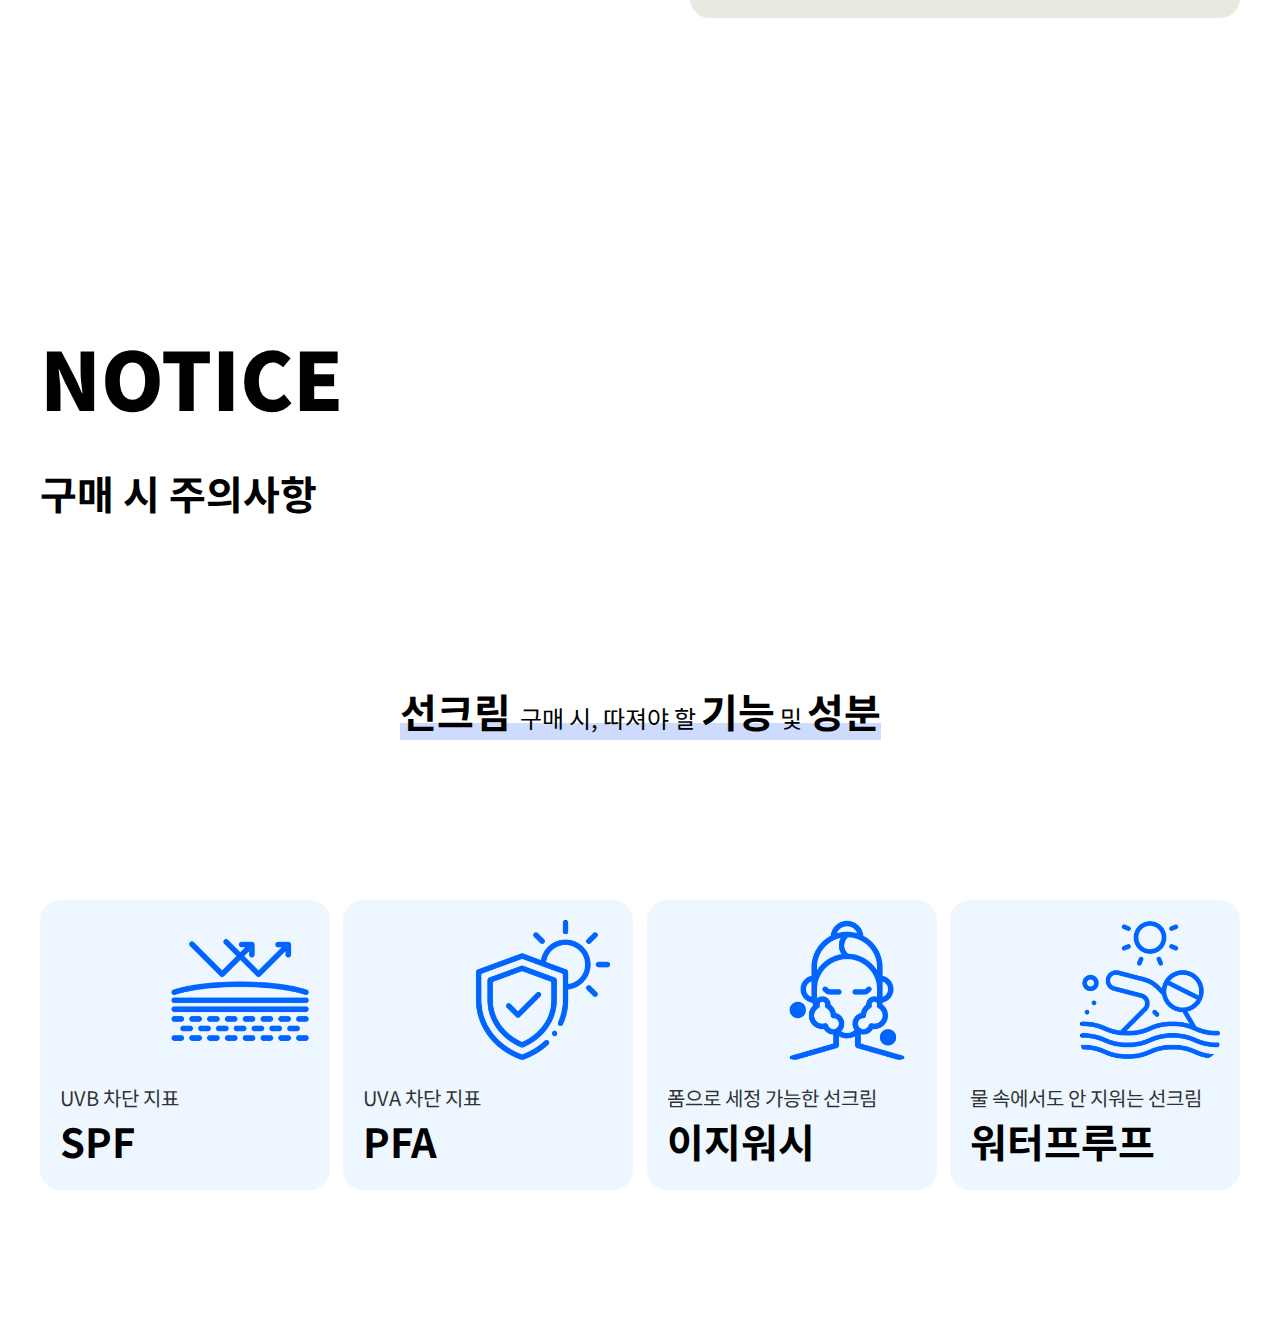
<file: web/suncream.html>
<!DOCTYPE html>
<html>
    <head>
        <title>그루밍타임</title>
        <meta charset="utf-8">
        <link rel="stylesheet" href="../css/header.css">
        <link rel="stylesheet" href="../css/suncream.css">
        <link rel="stylesheet" href="../css/index.css">
        <link rel="shortcut icon" type="image/x-icon" href="../picture/logo.png">
        <script>
            function iinn() {
                if (document.querySelector('#checkbox2').value === 'home') {
                    document.querySelector('.index').style.display = 'block';
                    document.querySelector('img').src = '../picture/logo_white.png';
                    document.querySelector('#checkbox2').value = 'out'
                } else {
                    document.querySelector('.index').style.display = 'none';
                    document.querySelector('img').src = '../picture/logo_black.png';
                    document.querySelector('#checkbox2').value = 'home'
                }
            }
        </script>
    </head>
    <body>
        <div id="mainContainer">
            <header>
                <div id="topLeft">
                    <div id="logo">
                        <a href="../index.html"><img src="../picture/logo_black.png" alt="로고"></a>
                    </div>
                    <nav>
                        <ul class="topMenu" id="rriigghhtt">
                            <li><a href="./pih.html" class="unsel">색소침착</a></li>
                            <li><a href="./suncream.html" class="sel">선크림</a></li>
                        </ul>
                    </nav>
                </div>
                <div id="topRight">
                    <div class="sns_go">
                        <ul class="topMenu" id="lleefftt">
                            <li>
                                <a href="#">
                                    <div id="moon">
                                        <div class="btn-container">
                                            <label class="switch btn-color-mode-switch" onclick="darkmode()">
                                                <input value="1" id="color_mode" name="color_mode" type="checkbox">
                                                <label class="btn-color-mode-switch-inner" data-off="Light" data-on="Dark" for="color_mode"></label>
                                            </label>
                                    </div>
                                    </div>
                                </a>
                            </li>
                            <li>
                                <a href="#">
                                    <div id="search">
                                        <input id="checkbox2" type="checkbox" onclick="iinn()" value="home">
                                        <label class="toggle toggle2" for="checkbox2">
                                            <div id="bar4" class="bars"></div>
                                            <div id="bar5" class="bars"></div>
                                            <div id="bar6" class="bars"></div>
                                        </label>
                                    </div>
                                </a>
                            </li>
                        </ul>
                    </div>
                </div>
            </header>
            <div class="index">
                <div class="jip">
                    <div class="mal">
                        <div class="ms">
                            <div class="bigjae">맨즈케어</div>
                            <ul>
                                <li class="sojae"><a href="./care_squence/toner.html">기초화장품</a></li>
                                <li class="minijae"><a href="./care_squence/toner.html">- 토너</a></li>
                                <li class="minijae"><a href="./care_squence/emple.html">- 앰플</a></li>
                                <li class="minijae"><a href="./care_squence/cream.html">- 크림</a></li>
                                <li class="sojae"><a href="./typereco.html">피부타입</a></li>
                            </ul>
                        </div>
                        <div class="ms">
                            <div class="bigjae">피지/여드름</div>
                            <ul>
                                <li class="sojae"><a href="./acne_care/slide.html">트러블 종류</a></li>
                                <li class="minijae"><a href="./acne_care/slide.html #acne">- 좁쌀여드름</a></li>
                                <li class="minijae"><a href="./acne_care/slide.html #headhead">- 블랙헤드</a></li>
                                <li class="minijae"><a href="./acne_care/slide.html #hwanong">- 화농성여드름</a></li>
                                <li class="minijae"><a href="./acne_care/slide.html #monang">- 모낭염</a></li>
                                <li class="sojae"><a href="./apchul.html">여드름 압출</a></li>
                            </ul>
                        </div>
                        <div class="ms">
                            <div class="bigjae">색소침착</div>
                            <ul>
                                <li class="sojae"><a href="./pih.html">색소침착</a></li>
                                <li class="sojae"><a href="./suncream.html">선크림</a></li>
                            </ul>
                        </div>
                        <div class="ms">
                            <div class="bigjae">스토어</div>
                            <ul>
                                <li class="sojae"><a href="./product.html">스토어</a></li>
                            </ul>
                        </div>
                    </div>
                </div>
            </div>
            <main class="main">
                <div id="what">
                    <div>
                        <h1>SUNCREAM</h1>
                        <h3>선크림이란?</h3>
                        <p>태양의 자외선(UV)으로부터 피부를 보호하기 위해<br>
                            인공적으로 만들어진 원료를 물리적 화학적 작용을 통하여 만든 화장품</p>
                    </div>
                    <div id="uiq"></div>
                </div>
            </main>
            <div id="mixx">
                <div class="changeUp">
                    <div>
                        <div>선크림을 사용하기 귀찮아서</div>
                        <div><p id="dam">"<span class="chbold">피부 좀 타고 말지</span>"</p></div>
                        <div>
                            라는 생각을 하실 것 입니다.<br>
                            하지만 선크림의 이점은 이것 뿐만이 아닙니다.<br><br>
                            그럼 선크림을 사용해서 얻는 이점은 무엇일까요?
                        </div>
                    </div>
                    <div>
                        <div class="arr"></div>
                        <div class="arr"></div>
                        <div class="arr"></div>
                    </div>
                    <div class="jangjeom">
                        <div class="jangbox">
                            <div  id="jang1"></div>
                            <div>피부 톤 유지</div>
                        </div>
                        <div class="jangbox">
                            <div id="jang2"></div>
                            <div>노화 방지(주름)</div>
                        </div>
                        <div class="jangbox">
                            <div id="jang3"></div>
                            <div>색소침착 방지</div>
                        </div>
                    </div>
                    <div class="jangjeom">
                        <div class="jangbox">
                            <div id="jang4"></div>
                            <div>피부암 예방</div>
                        </div>
                        <div class="jangbox">
                            <div id="jang5"></div>
                            <div>기초 메이크업</div>
                        </div>
                    </div>
                </div>
            </div>
            <main class="main">
                <div id="type">
                    <h1>TYPE</h1>
                    <h3>선크림의 종류</h3>
                    <div>
                        <div class="sunbox" id="st1">
                            <div class="exsun" id="sunimg1"></div>
                            <div class="exbox">
                                <div class="num">01</div>
                                <div class="sunname">무기자차</div>
                                <div class="sunex">
                                    <span>무기물질</span>을 이용해 자외선을 튕겨내는 방법<br>
                                    자극이 적으며 바르는 즉시 자와선 차단 효과 생김<br>
                                    <span>발림성이 뻑뻑하며 백탁 현상 발생</span><br>
                                </div>
                            </div>
                        </div>
                        <div class="sunbox" id="st2">
                            <div class="exbox">
                                <div class="num">02</div>
                                <div class="sunname">유기자차</div>
                                <div class="sunex">
                                    <span>화학적 성분</span>을 이용해 자외선을 흡수하여<br>
                                    다시 열로 배출하는 방식<br>
                                    <span>발림성이 좋고 백탁 현상이 없음</span><br>
                                    눈시름과 피부에 자극이 있을 수 있음<br>
                                </div>
                            </div>
                            <div class="exsun" id="sunimg2"></div>
                        </div>
                        <div class="sunbox" id="st3">
                            <div class="exsun" id="sunimg3"></div>
                            <div class="exbox">
                                <div class="num">03</div>
                                <div class="sunname">혼합자차</div>
                                <div class="sunex">
                                    <span>무기자차와 유기자차를 혼합</span>한 선크림<br>
                                    백탁이 적으며 부드러운 발림성<br>
                                    다소 높은 가격대로 형성<br>
                                </div>
                            </div>
                        </div>
                        <div class="sunbox" id="st4">
                            <div class="exbox">
                                <div class="num">04</div>
                                <div class="sunname">선스틱</div>
                                <div class="sunex">
                                    <span>스틱 방식</span>으로 피부에 덧바르는 형식<br>
                                    <span>손에 묻지 않고 간편하게 사용 가능</span><br>
                                    청결을 유지하기 힘듦<br>
                                </div>
                            </div>
                            <div class="exsun" id="sunimg4"></div>
                        </div>
                    </div>
                </div>
                <div id="noti">
                    <h1>NOTICE</h1>
                    <h3>구매 시 주의사항</h3>
                    <div><div><span>선크림 </span> 구매 시, 따져야 할 <span>  기능</span> 및 <span> 성분</span></div></div>
                    <div>
                        <div class="nobox" id="notice1">
                            <div>
                                <div class="noticeimg" id="noimg1">

                                </div>
                            </div>
                            <div class="sunex">UVB 차단 지표</div>
                            <h3>SPF</h3>
                        </div>
                        <div class="nobox" id="notice2">
                            <div>
                                <div class="noticeimg" id="noimg2">

                                </div>
                            </div>
                            <div class="sunex">UVA 차단 지표</div>
                            <h3>PFA</h3>
                        </div>
                        <div class="nobox" id="notice3">
                            <div>
                                <div class="noticeimg" id="noimg3">

                                </div>
                            </div>
                            <div class="sunex">폼으로 세정 가능한 선크림</div>
                            <h3>이지워시</h3>
                        </div>
                        <div class="nobox" id="notice4">
                            <div>
                                <div class="noticeimg" id="noimg4">

                                </div>
                            </div>
                            <div class="sunex">물 속에서도 안 지워는 선크림</div>
                            <h3>워터프루프</h3>
                        </div>
                    </div>
                </div>
            </main>
        </div>
    </body>
</html>
</file>
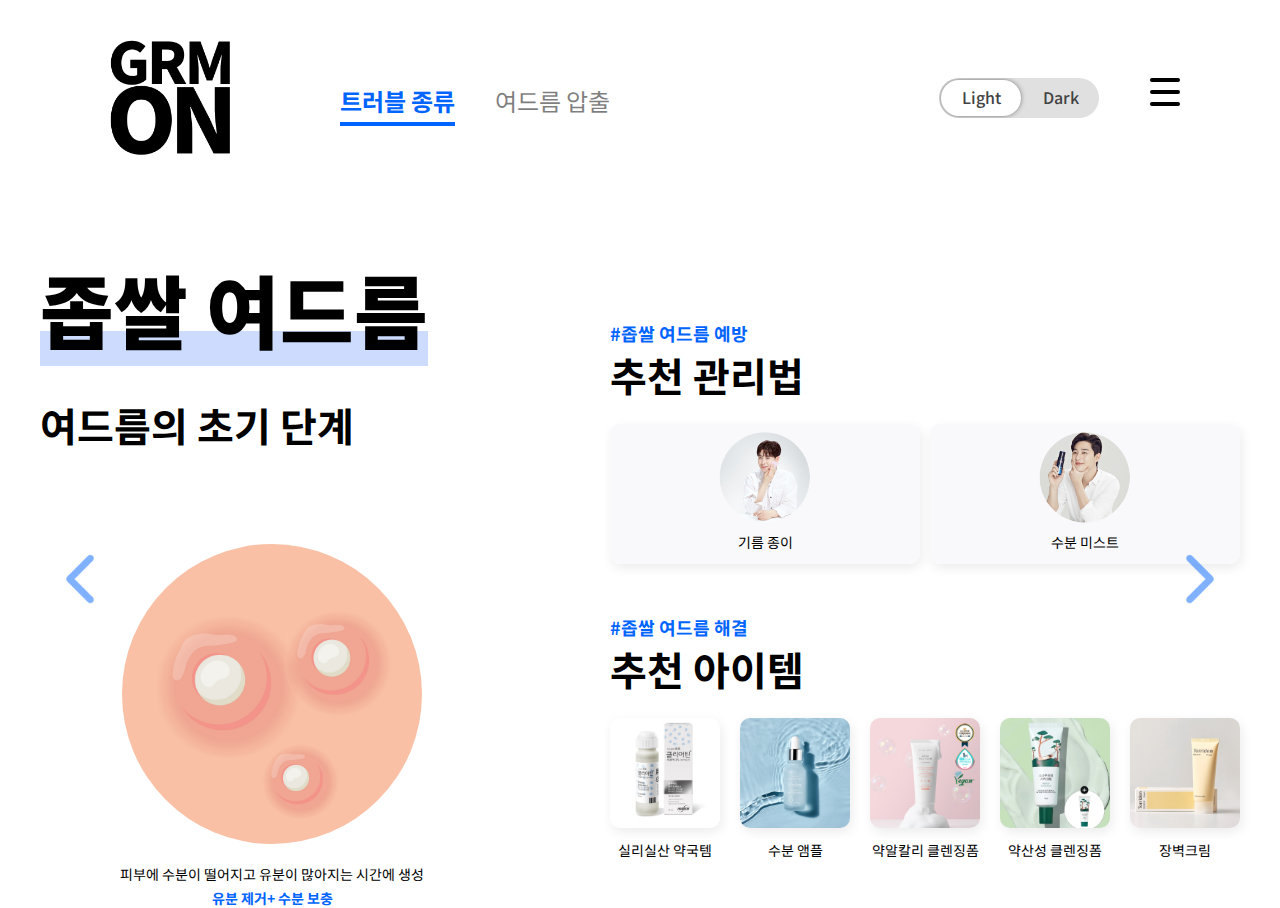
<file: web/acne_care/slide.html>
<!doctype html>
<html>
<head>
	<meta charset='utf-8'>
	<meta name="viewport" content="width=device-width,initial-scale=1.0,minimum-scale=1.0,maximum-scale=1.0,user-scalable=no">
	<title>그루밍타임</title>
	<link rel="stylesheet" href="../../css/acnecare-css/slide.css">
	<link rel="stylesheet" href="../../css/header.css">
	<link rel="stylesheet" href="../../css/index.css">
	<link rel="shortcut icon" type="image/x-icon" href="../../picture/logo.png">
	<script>
		var x = 'white';
		var y = '#1B1B1B';
		var z = document.querySelector('.bars').style.backgroundColor;
		function darkmode() {
			document.querySelector('body').style.backgroundColor = y;
			document.querySelector('img').src = '../picture/logo_white.png';
			z = y;
			document.querySelector('.sikafont_big').style.color = x;
			document.querySelector('.mildfont_big').style.color = x;
			document.querySelector('#mildfont > span').style.color = x;
		}
		function iinn() {
			if (document.querySelector('#checkbox2').value === 'home') {
				document.querySelector('.index').style.display = 'block';
				document.querySelector('img').src = '../../picture/logo_white.png';
				document.querySelector('#checkbox2').value = 'out'
			} else {
				document.querySelector('.index').style.display = 'none';
				document.querySelector('img').src = '../../picture/logo_black.png';
				document.querySelector('#checkbox2').value = 'home'
			}
		}
	</script>
</head>
<body>
	<div id="mainContainer">
		<header>
			<div id="topLeft">
				<div id="logo">
					<a href="../../index.html"><img src="../../picture/logo_black.png" alt="로고"></a>
				</div>
				<nav>
					<ul class="topMenu" id="rriigghhtt">
						<li><a href="#" class="sel">트러블 종류</a></li>
						<li><a href="../apchul.html" class="unsel">여드름 압출</a></li>
					</ul>
				</nav>
			</div>
			<div id="topRight">
				<div class="sns_go">
					<ul class="topMenu" id="lleefftt">
						<li>
							<a href="#">
								<div id="moon">
									<div class="btn-container">
										<label class="switch btn-color-mode-switch" onclick="darkmode()">
											<input value="1" id="color_mode" name="color_mode" type="checkbox">
											<label class="btn-color-mode-switch-inner" data-off="Light" data-on="Dark" for="color_mode"></label>
										</label>
								</div>
								</div>
							</a>
						</li>
						<li>
							<a href="#">
								<div id="search">
									<input id="checkbox2" type="checkbox" onclick="iinn()" value="home">
									<label class="toggle toggle2" for="checkbox2">
										<div id="bar4" class="bars"></div>
										<div id="bar5" class="bars"></div>
										<div id="bar6" class="bars"></div>
									</label>
								</div>
							</a>
						</li>
					</ul>
				</div>
			</div>
		</header>
		<div class="index">
			<div class="jip">
				<div class="mal">
					<div class="ms">
						<div class="bigjae">맨즈케어</div>
						<ul>
							<li class="sojae"><a href="./care_squence/toner.html">기초화장품</a></li>
							<li class="minijae"><a href="./care_squence/toner.html">- 토너</a></li>
							<li class="minijae"><a href="./care_squence/emple.html">- 앰플</a></li>
							<li class="minijae"><a href="./care_squence/cream.html">- 크림</a></li>
							<li class="sojae"><a href="./typereco.html">피부타입</a></li>
						</ul>
					</div>
					<div class="ms">
						<div class="bigjae">피지/여드름</div>
						<ul>
							<li class="sojae"><a href="">트러블 종류</a></li>
							<li class="minijae"><a href="./slide.html #acne">- 좁쌀여드름</a></li>
							<li class="minijae"><a href="./slide.html #headhead">- 블랙헤드</a></li>
							<li class="minijae"><a href="./slide.html #hwanong">- 화농성여드름</a></li>
							<li class="minijae"><a href="./slide.html #monang">- 모낭염</a></li>
							<li class="sojae"><a href="../apchul.html">여드름 압출</a></li>
						</ul>
					</div>
					<div class="ms">
						<div class="bigjae">색소침착</div>
						<ul>
							<li class="sojae"><a href="../pih.html">색소침착</a></li>
							<li class="sojae"><a href="../suncream.html">선크림</a></li>
						</ul>
					</div>
					<div class="ms">
						<div class="bigjae">스토어</div>
						<ul>
							<li class="sojae"><a href="../product.html">스토어</a></li>
						</ul>
					</div>
				</div>
			</div>
		</div>
		<div class="section">
				<input type="radio" name="slide" id="slide01" checked>
				<input type="radio" name="slide" id="slide02">
				<input type="radio" name="slide" id="slide03">
				<input type="radio" name="slide" id="slide04">
			<div class="slidewrap">
				<ul class="slidelist">
					<li>
						<a name="acne">
							<div class="main">
								<section>
									<div>
										<div class="ww">
											<a name="acne1"><h1>좁쌀 여드름</h1></a>
											<h3>여드름의 초기 단계</h3>
											<div id="acneeximg1"></div>
											<div></div>
											<div class="cfcfcf">
												<p>피부에 수분이 떨어지고 유분이 많아지는 시간에 생성</p>
												<p>유분 제거+ 수분 보충</p>
											</div>
										</div>
									</div> 
								</section>
								<section>
									<div class="hash">#좁쌀 여드름 예방</div>
									<h3>추천 관리법</h3>
									<div class="garo">
										<div class="reco1" id="iimmgg1">기름 종이</div>
										<div class="reco1" id="iimmgg2">수분 미스트</div>
									</div>
									<div class="hash">#좁쌀 여드름 해결</div>
									<h3>추천 아이템</h3>
									<div class="garo">
										<div>
											<div class="garogaro" id="iimmgg3"></div>
											<p>실리실산 약국템</p>
										</div>
										<div>
											<div class="garogaro" id="iimmgg4"></div>
											<p>수분 앰플</p>
										</div>
										<div>
											<div class="garogaro" id="iimmgg5"></div>
											<p>약알칼리 클렌징폼</p>
										</div>
										<div>
											<div class="garogaro" id="iimmgg6"></div>
											<p>약산성 클렌징폼</p>
										</div>
										<div>
											<div class="garogaro" id="iimmgg7"></div>
											<p>장벽크림</p>
										</div>
									</div>
								</section>
							</div>
						</a>
					</li>
					<li>
						<a name="blackhead">
							<div class="main">
								<section>
									<div>
										<div class="ww">
											<a name="acne2"><h1>블랙헤드</h1></a>
											<h3>산화로 인해 검게 변한 피지</h3>
											<div id="acneeximg2"></div>
											<div></div>
											<div class="cfcfcf">
												<p>좁쌀 여드름을 예방하는 것이 가장 좋은 방법</p>
												<p>블랙헤드 녹여서 제거하기</p>
											</div>
										</div>
									</div>
								</section>
								<section>
									<div class="hash">#블랙헤드 예방</div>
									<h3>추천 관리법</h3>
									<div class="garo">
										<div class="reco2" id="i2mmgg1">좁쌀여드름 예방 관리</div>
										<div class="reco2" id="i2mmgg2">모공을 열어준 뒤, 클렌징</div>
										<div class="reco2" id="i2mmgg3">블랙헤드 압출X</div>
									</div>
									<div class="hash">#블랙헤드 해결</div>
									<h3>추천 아이템</h3>
									<div class="garo">
										<div>
											<div class="garogaro" id="i2mmgg4"></div>
											<p>실리실산 약국템</p>
										</div>
										<div>
											<div class="garogaro" id="i2mmgg5"></div>
											<p>클렌징 오일</p>
										</div>
										<div>
											<div class="garogaro" id="i2mmgg6"></div>
											<p>클레이 마스크팩</p>
										</div>
										<div>
											<div class="garogaro" id="i2mmgg7"></div>
											<p>약산성 클렌징폼</p>
										</div>
										<div>
											<div class="garogaro" id="i2mmgg8"></div>
											<p>녹이는 코팩</p>
										</div>
									</div>
								</section>
							</div>
						</a>
					</li>
					<li>
						<a name="hwanong">
							<div class="main">
								<section>
									<div>
										<div class="ww">
											<a name="acne3"><h1>화농성 여드름</h1></a>
											<h3>염증(농/고름) 발생</h3>
											<div id="acneeximg3"></div>
											<div></div>
											<div class="cfcfcf">
												<p>좁쌀 여드름이 세균 감염에 의해 염증이 생겨 면역력 관리 필수</p>
												<p>생활 리듬 + 만지지 않는 것이 중요</p>
											</div>
										</div>
									</div> 
								</section>
								<section>
									<div class="hash">#화농성 여드름 예방</div>
									<h3>추천 관리법</h3>
									<div class="garo">
										<div class="reco2" id="i3mmgg1">적절한 수면</div>
										<div class="reco2" id="i3mmgg2">유제품/ 기름 많은 음식 X</div>
										<div class="reco2" id="i3mmgg3">영양제 섭취</div>
									</div>
									<div class="hash">#화농성 여드름 해결</div>
									<h3>추천 아이템</h3>
									<div class="garo">
										<div>
											<div class="garogaro" id="i3mmgg4"></div>
											<p>에크논 크림</p>
										</div>
										<div>
											<div class="garogaro" id="i3mmgg5"></div>
											<p>티트리 오일</p>
										</div>
										<div>
											<div class="garogaro" id="i3mmgg6"></div>
											<p>시카/테카 크림</p>
										</div>
										<div>
											<div class="garogaro" id="i3mmgg7"></div>
											<p>약산성 클렌징폼</p>
										</div>
										<div>
											<div class="garogaro" id="i3mmgg8"></div>
											<p>염증 주사</p>
										</div>
									</div>
								</section>
							</div>
						</a>
					</li>
					<li>
						<a name="monang">
							<div class="main">
								<section>
									<div>
										<div class="ww">
											<h1>모낭염</h1>
											<h3>염증(농/고름) 발생</h3>
											<div id="acneeximg4"></div>
											<div></div>
											<div class="cfcfcf">
												<p>모낭염은 모낭에서 염증이 발생하여 화농성 여드름과 달리 농이 없음</p>
												<p>화농성 여드름과 구별 중요</p>
											</div>
										</div>
									</div> 
								</section>
								<section>
									<div class="hash">#모낭염 예방</div>
									<h3>추천 관리법</h3>
									<div class="garo">
										<div class="reco2" id="i4mmgg1">면도기 소독</div>
										<div class="reco2" id="i4mmgg2">만지지 않기</div>
										<div class="reco2" id="i4mmgg3">압출 절대 금지</div>
									</div>
									<div class="hash">#모낭염 해결</div>
									<h3>추천 아이템</h3>
									<div class="garo">
										<div>
											<div class="garogaro" id="i4mmgg4"></div>
											<p>소독용  에탄올</p>
										</div>
										<div>
											<div class="garogaro" id="i4mmgg5"></div>
											<p>후시딘</p>
										</div>
										<div>
											<div class="garogaro" id="i4mmgg6"></div>
											<p>에스로반</p>
										</div>
										<div>
											<div class="garogaro" id="i4mmgg7"></div>
											<p>염증 주사</p>
										</div>
									</div>
								</section>
							</div>
						</a>
					</li>
				</ul>
	
				<div class="slide-control">
					<div class="control01">
						<label for="slide04" class="left"></label>
						<label for="slide02" class="right"></label>
					</div>
					<div class="control02">
						<label for="slide01" class="left"></label>
						<label for="slide03" class="right"></label>
					</div>
					<div class="control03">
						<label for="slide02" class="left"></label>
						<label for="slide04" class="right"></label>
					</div>
					<div class="control04">
						<label for="slide03" class="left"></label>
						<label for="slide01" class="right"></label>
					</div>
				</div>
			</div>
		</div>
	
	</div>
</body>
</html>
</file>
<file: css/apchul.css>
* {
    font-size: 20px;
    font-family: "Noto Sans KR";
    padding: 0;
    margin: 0;
}

body {
    width: 100%;
    height: auto;
    position: relative;
    overflow-x: hidden;
}
#header {
    width: 100%;
    height: 200px;
}
h1 {
    display: inline-block;
    font-size: 80px;
    font-weight: 900;
    margin-bottom: 30px;
}
h3 {
    font-size: 40px;
}
.tab_content > h3 {
    margin-top: 150px;
}
a {
    color: black;
    text-decoration-line: none;
}

.ppp {
    margin-top: 30px;
    font-size: 24px;
}
.ppp > span {
    font-size: 24px;
    font-weight: 700;
    background: linear-gradient(to top, #CDDBFE 30%, transparent 30%);
}

.section {
    width: 1200px;
    height: auto;
    margin: 0 auto;
}

.sstteepp {
    background-size: cover;
    background-repeat: no-repeat;
    width: 100%;
    aspect-ratio: 16/9;
}
#step1 {
    background-image: url('../picture/apchul/ready.png') ;
}
#step2 {
    background-image: url('../picture/apchul/step1.png') ;
}
#step3 {
    background-image: url('../picture/apchul/step2.png') ;
}
#step4 {
    background-image: url('../picture/apchul/step3.png') ;
}
</file>
<file: css/header.css>
@import url('https://fonts.googleapis.com/css2?family=Noto+Sans+KR:wght@100..900&display=swap');
* {
  font-family: "Noto Sans KR", sans-serif;
}

header {
    width: 100%;
    height: 200px;
    display: flex;
    justify-content: space-between;
    align-items: center;
    margin-bottom: 50px;
    z-index: 700;
    position: relative;
    top: 0;    
}
#logo img {
    width: 140px;
    height: 140px;
    margin-right: 100px;
    z-index: 600;
}
#topLeft {
    display: flex;
    align-items: center;
    margin-left: 100px;
}
#topRight {
    margin-right: 100px;
}
.topMenu {
    display: flex;
    list-style: none;
    justify-content: center;
    align-content: center;
}
.topMenu a {
    font-size: 24px;
    text-decoration-line: none;
}
#rriigghhtt a {
    margin-right: 40px;
}
.unsel {
    opacity: 0.5;
    color: black;
}
.sel {
    font-weight: 700;
    opacity: 1;
    color: #0064FF;
    padding-bottom: 4px;
    border-bottom: 4px solid #0064FF;
}
#search {
    width: 30px;
    height: 30px;
    z-index: 700;
}

.btn-container {
    display: table-cell;
    vertical-align: middle;
    text-align: center;
    width: 162px;
    height: 46px;
    
  }
  
  .btn-container i {
    display: inline-block;
    position: relative;
    top: -9px;
  }
  
  label {
    font-size: 16px;
    color: #424242;
    font-weight: 500;
  }
  
  .btn-color-mode-switch {
    display: inline-block;
    margin: 0px;
    position: relative;
  }
  
  .btn-color-mode-switch > label.btn-color-mode-switch-inner {
    margin: 0px;
    width: 160px;
    height: 40px;
    background: #E0E0E0;
    border-radius: 26px;
    overflow: hidden;
    position: relative;
    transition: all 0.3s ease;
      /*box-shadow: 0px 0px 8px 0px rgba(17, 17, 17, 0.34) inset;*/
    display: block;
  }
  
  .btn-color-mode-switch > label.btn-color-mode-switch-inner:before {
    content: attr(data-on);
    position: absolute;
    font-size: 16px;
    font-weight: 500;
    top: 7px;
    right: 20px;
  }
  
  .btn-color-mode-switch > label.btn-color-mode-switch-inner:after {
    content: attr(data-off);
    width: 80px;
    height: 26px;
    background: #fff;
    border-radius: 26px;
    position: absolute;
    left: 2px;
    top: 2px;
    text-align: center;
    transition: all 0.3s ease;
    box-shadow: 0px 0px 6px -2px #111;
    padding: 5px 0px;
  }
  
  .btn-color-mode-switch > .alert {
    display: none;
    background: #FF9800;
    border: none;
    color: #fff;
  }
  
  .btn-color-mode-switch input[type="checkbox"] {
    cursor: pointer;
    width: 80px;
    height: 25px;
    opacity: 0;
    position: absolute;
    top: 0;
    z-index: 1;
    margin: 0px;
  }
  
  .btn-color-mode-switch input[type="checkbox"]:checked + label.btn-color-mode-switch-inner {
    background: #151515;
    color: #fff;
  }
  
  .btn-color-mode-switch input[type="checkbox"]:checked + label.btn-color-mode-switch-inner:after {
    content: attr(data-on);
    left: 78px;
    background: #3c3c3c;
  }
  
  .btn-color-mode-switch input[type="checkbox"]:checked + label.btn-color-mode-switch-inner:before {
    content: attr(data-off);
    right: auto;
    left: 20px;
  }
  
  .btn-color-mode-switch input[type="checkbox"]:checked ~ .alert {
    display: block;
  }
  
  .dark-preview {
    background: #0d0d0d;
  }
  
  .white-preview {
    background: #fff;
  }


  #checkbox2 {
    display: none;
  }
  
  .toggle2 {
    position: relative;
    width: 30px;
    height: 30px;
    cursor: pointer;
    display: flex;
    flex-direction: column;
    align-items: center;
    justify-content: center;
    gap: 8px;
    transition-duration: .5s;
  }
  
  .bars {
    width: 100%;
    height: 4px;
    background-color: black;
    border-radius: 6px;
  }
  
  #bar5 {
    transition-duration: .8s;
  }
  #checkbox2:checked {
    .index {
      display: block;
    }
  }

  #checkbox2:checked + .toggle2 .bars {
    position: absolute;
    transition-duration: .5s;
  }
  
  #checkbox2:checked + .toggle2 #bar5 {
    transform: scaleX(0);
    transition-duration: .5s;
  }
  
  #checkbox2:checked + .toggle2 #bar4 {
    width: 100%;
    transform: rotate(45deg);
    background-color: white;
    transition-duration: .5s;
  }
  
  #checkbox2:checked + .toggle2 #bar6 {
    width: 100%;
    transform: rotate(-45deg);
    transition-duration: .5s;
    background-color: white;
  }
  
  #checkbox2:checked + .toggle2 {
    transition-duration: .5s;
    transform: rotate(180deg);
  }
  .sns_go li:not(:last-of-type) {
    margin-right: 50px;
}
</file>
<file: css/index.css>
.index {
    display: none;
    width: 100%;
    height: 100vh;
    background-color: black;
    position: absolute;
    top: 0;
    z-index: 400;
}
.jip {
    width: 100%;
    height: 100%;
    display: flex;
    justify-content: center;
    align-items: center;
}
.mal {
    display: flex;
    gap: 200px;
}
.ms {
    display: flex;
    flex-direction: column;
    gap: 50px;
}
.bigjae {
    color: white;
    font-size: 36px;
    font-weight: 700;
}
.ms>ul {
    display: flex;
    flex-direction: column;
    gap: 14px;
}
.sojae>a {
    color: white;
    opacity: 0.8;
    font-size: 20px;
}
.minijae>a {
    color: white;
    font-size: 20px;
    opacity: 0.5;
    margin-left: 10px;
}

.ms a:hover {
    color: #0064FF;
    font-size: 20px;
    opacity: 1;
}
a {
    color: black;
    text-decoration-line: none;
  }
</file>
<file: css/pih.css>
* {
    font-family: "Noto Sans KR";
    padding: 0;
    margin: 0;
    font-size: 20px;
}

body {
    width: 100%;
    height: auto;
    position: relative;
    overflow-x: hidden;
}
#header {
    width: 100%;
    height: 200px;
}
.mainContainer {
    width: 100%;
    height: 100%;
    position: relative;
}
.main {
    width: 1200px;
    height: 100%;
    margin: 0 auto;
}
h1 {
    display: inline-block;
    font-size: 80px;
    font-weight: 900;
    margin-bottom: 30px;
}
h3 {
    font-size: 40px;
}
a {
    color: black;
    text-decoration-line: none;
}

#what {
    display: flex;
    justify-content: space-between;
}
.ppp {
    margin-top: 30px;
    font-size: 24px;
}
#soso {
    width: 400px;
    height: 400px;
    background: url(../picture/suncream/so.png) no-repeat;
    background-size: contain;
}

.mixx {
    width: 100%;
    background-color: #F9F9FB;
    margin-top: 100px;
    display: flex;
    justify-content: center;
    align-items: center;
    padding: 140px 0 140px 0;
}
.changeUp {
    text-align: center;
}
.changeUp>div:first-child {
    display: flex;
    flex-direction: column;
    justify-content: space-between;
    margin-bottom: 84px;
}
.changeUp>div:first-child>div:first-child {
    color: #0064FF;
    font-weight: 700;
}
#dam {
    font-size: 48px;
}
.chbold {
    display: inline;
    font-size: 48px;
    font-weight: 700;
    background: linear-gradient(to top, #CDDBFE 30%, transparent 30%);
}

.seolseol {
    width: 1200px;
    display: flex;
    justify-content: space-between;
    align-items: center;
}
.pihpic {
    width: 590px;
    height: 580px;
    border-radius: 20px;
    text-align: left;
    padding: 50px;
    box-sizing: border-box;
    position: relative;
    background-color: white;
    box-shadow: 2px 4px 12px #00000014;
}
.pihpic>div:first-child {
    font-size: 32px;
    font-weight: 700;
    margin-bottom: 20px;
}
.chimimg {
    width: 300px;
    height: 300px;
    position: absolute;
    bottom: 50px;
    right: 50px;
    border-radius: 100%;
}
#chim1 {
    background: url(../picture/pih/chim1.jpg) no-repeat;
    background-size: contain;
}
#chim2 {
    background: url(../picture/pih/chim2.jpg) no-repeat;
    background-size: contain;
}

#type {
    margin-top: 200px;
    margin-bottom: 200px;
}
.vit {
    display: flex;
    justify-content: space-between;
    margin-top: 30px;
}
.vit>p {
    font-size: 24px;
}
.vit>p>span {
    font-size: 36px;
    font-weight: 700;
    background: linear-gradient(to top, #CDDBFE 30%, transparent 30%);
}
.vit>div>div {
    border-radius: 20px;
    margin-bottom: 50px;
    margin-left: 100px;
    padding: 20px;
}
.vit>div>div:nth-child(2) {
    margin-left: 0;
    margin-right: 100px;
}

.va {
    display: flex;
    align-items: center;
    box-shadow: 2px 4px 12px #00000014;
}
.vitimg {
    width: 120px;
    height: 120px;
    border-radius: 100%;
    margin: 0 40px 0 20px;
}
.vt {
    display: inline-block;
    font-size: 32px;
    font-weight: 700;
    background: linear-gradient(to top, #CDDBFE 30%, transparent 30%);

}
.ma {
    display: flex;
    align-items: center;
    margin-top: 20px;
    border-top: 1px solid #B0B9C2;
    padding-top: 20px;
}
.mf {
    font-size: 24px;
    font-weight: 700;
    margin-right: 20px;
}

.fc {
    font-size: 20px;
    padding: 7px 20px;
    background-color: #0064FF;
    color: white;
    border-radius: 30px;
}



#img1 {
    background: url(../picture/pih/vit-c.jpg) no-repeat;
    background-size: contain;
}
#img2 {
    background: url(../picture/pih/vit-b.jpg) no-repeat;
    background-size: contain;
}
#img3 {
    background: url(../picture/pih/vit-a.jpg) no-repeat;
    background-size: contain;
}
</file>
<file: css/exexStyle.css>
* {
    font-size: 18px;
    font-family: "Noto Sans KR";
    padding: 0;
    margin: 0;
}
a {
    color: black;
    text-decoration-line: none;
}
body {
    background: black;
}
#mainContainer {
    width: 100%;
    height: 3060px;
    background: white;
}
#ccoonn {
    max-width: 1200px;
    height: 100%;
    margin: 0 auto;
}
</file>
<file: css/filter.css>
#bonemoon {
    margin-top: 100px;
    width: 100%;
    height: 1400px;
}
#ccoonn{
    width: 70%;
    height: 100%;
    margin: 0 auto;
    display: flex;
    justify-content: space-between;
}
#left-sidebar {
    width: 24%;
    height: 100%;
}
.filterrrrr {
    height: 60px;
    display: flex;
    align-items: flex-end;
    justify-content: space-between;
    padding-bottom: 20px;
    border-bottom: solid black 1px;
    position: relative;
}
#filterrrrr p {
    display: inline-block;
}
#filter {
    font-size: 50px;
    font-weight: 1000;
    margin: 0px;
    color: #0064FF;
}
#filterEtc {
    padding-right: 10px;
    font-size: 16px;
    opacity: 0.6;
    float: right;
}
#filterEtc p {
    margin: 0;
}
.filterBlock>p {
    font-size: 30px;
    font-weight: 800;
    margin: 40px 0 16px 0;
}
.filterBlock ul {
    padding-left: 0px;
    margin-bottom: 40px;
}
.filterBlock li {
    list-style: none;
    display: flex;
    align-items: center;
    margin-bottom: 10px;
}
.filterBlock label {
    font-size: 20px;
    font-weight: 500;
    opacity: 0.8;
}
input[type="radio"] {
    display: inline-block;
    width: 30px;
    height: 30px;
    border:3px solid black;
    margin: 0 12px 0 0;
    position: relative;
    box-sizing: border-box;
    cursor: pointer;
    accent-color: #0064FF;
    border-radius: 0%;
}

.ggrriidd {
    width: 840px;
    margin-top: 40px;
    display: grid;
    grid-template-columns: repeat(3, 1fr);
    grid-template-rows: auto;
    grid-column-gap: 16px;
    grid-row-gap: 30px;
}
.lobox {
    display: flex;
    flex-direction: column;
    text-align: center;
    gap: 10px;
}
.lopic {
    border-radius: 10px;
    background-repeat: no-repeat;
    background-size: cover;
    background-position: center top;
    background-color: white;
    aspect-ratio: 1/1;
}
.loname {
    font-weight: 700;
}
.loprice {
    opacity: 0.7;
}
.lliinnee {
    width: 100%;
    height: 1px;
    background-color: black;
    opacity: 0.2;
}


#lo1 {
    background-image: url('../picture/squence/1to.png');
}
#lo2 {
    background-image: url('../picture/squence/1em.png');
}
#lo3 {
    background-image: url('../picture/squence/1cr.png');
}
#lo4 {
    background-image: url('../picture/squence/2to.png');
}
#lo5 {
    background-image: url('../picture/squence/2em.png');
}
#lo6 {
    background-image: url('../picture/squence/2cr.png');
}
#lo7 {
    background-image: url('../picture/squence/3to.png');
}
#lo8 {
    background-image: url('../picture/squence/3em.png');
}
#lo9 {
    background-image: url('../picture/squence/3cr.png');
}
#lo10 {
    background-image: url('../picture/squence/1mk.png');
}
#lo11 {
    background-image: url('../picture/squence/2mk.png');
}
#lo12 {
    background-image: url('../picture/squence/3mk.png');
}
#lo13 {
    background-image: url('../picture/squence/ffeine.jpg');
}
#lo14 {
    background-image: url('../picture/suncream/suncream3.png');
}
#lo15 {
    background-image: url('../picture/suncream/suncream4.png');
}
</file>
<file: css/suncream.css>
* {
    font-family: "Noto Sans KR";
    padding: 0;
    margin: 0;
    font-size: 20px;
}

body {
    width: 100%;
    height: auto;
    position: relative;
    overflow-x: hidden;
}
#header {
    width: 100%;
    height: 200px;
}
.mainContainer {
    width: 100%;
    height: 100%;
    position: relative;
}
.main {
    width: 1200px;
    height: 100%;
    margin: 0 auto;
}
h1 {
    display: inline-block;
    font-size: 80px;
    font-weight: 900;
    margin-bottom: 30px;
}
h3 {
    font-size: 40px;
}
a {
    color: black;
    text-decoration-line: none;
}

#what {
    display: flex;
    justify-content: space-between;
}
#what p {
    margin-top: 30px;
    font-size: 24px;
}
#uiq {
    width: 400px;
    height: 430px;
    margin-top: 34px;
    background: url(../picture/suncream/uiq_blue.jpg) no-repeat;
    background-size: cover;
    border-radius: 20px;
}
#mixx {
    width: 100%;
    height: 1370px;
    background-color: #F9F9FB;
    margin-top: 160px;
    display: flex;
    justify-content: center;
    align-items: center;
}
.changeUp {
    text-align: center;
}
.changeUp>div:first-child {
    height: 260px;
    display: flex;
    flex-direction: column;
    justify-content: space-between;
    margin-bottom: 84px;
}
#dam {
    font-size: 48px;
}
.chbold {
    display: inline;
    font-size: 48px;
    font-weight: 700;
    background: linear-gradient(to top, #CDDBFE 30%, transparent 30%);
}

.arr {
    margin: 0 auto;
    width: 40px;
    height: 40px;
    background-image: url(../haeder_icon/down.png);
    background-size: cover;
}
.arr:nth-of-type(1) {
    opacity: 0.3;
}
.arr:nth-of-type(2) {
    opacity: 0.6;
}
.arr:nth-of-type(2) {
    opacity: 0.9;
}
.jangjeom{
    margin: 0 auto;
    display: flex;
    flex-wrap: wrap;
    justify-content: space-between;
    width: 1200px;
}
.jangjeom:last-child {
    width: 760px;
}
.jangbox {
    width: 360px;
    height: 200px;
    margin-top: 100px;
    border-radius: 20px;
    box-sizing: border-box;
    border: 1px solid #0064FF;
    display: flex;
    justify-content: space-around;
    align-items: center;
}
.jangbox>div:nth-of-type(1) {
    width: 100px;
    height: 100px;
    margin-left: 20px;
}
.jangbox>div:nth-of-type(2) {
    width: 160px;
    font-size: 24px;
    font-weight: 700;
}
#type {
    margin-top: 200px;
}
#type>div {
    margin-top: 120px;
}
.sunbox {
    display: flex;
    justify-content: space-between;
    align-items: center;
    margin-bottom: 150px;
}
.exsun {
    width: 550px;
    height: 400px;
    border-radius: 20px;
}
.exbox {
    width: 550px;
    top: 50%;
}
.num {
    font-size: 40px;
    font-weight: 700;
    color: #0064FF;
}
.sunname {
    font-size: 40px;
    font-weight: 700;
    margin-bottom: 28px;
    display: inline-block;
    background: linear-gradient(to top, #CDDBFE 30%, transparent 30%);
}
.sunex {
    font-size: 20px;
    opacity: 0.8;
}
.sunex>span {
    font-weight: 700;
    opacity: 1.0;
}
#noti {
    margin: 300px 0 150px 0;
}
#noti>div:first-of-type {
    text-align: center;
    margin: 160px 0 160px 0;
}
#noti>div:first-of-type>div {
    display: inline-block;
    font-size: 24px;
    background: linear-gradient(to top, #CDDBFE 30%, transparent 30%);
}
#noti span {
    font-size: 40px;
    font-weight: 700;
}

#noti>div:last-of-type {
    display: flex;
    justify-content: space-between;
}
.nobox {
    width: 290px;
    height: 290px;
    padding: 20px;
    border-radius: 20px;
    box-sizing: border-box;
    background-color: #EEF7FF;
}
.nobox>div:first-child {
    width: 100%;
    height: 65%;
}
.noticeimg {
    width: 140px;
    height: 140px;
    float: right;
    border-radius: 20px;
}


#jang1 {
    background: url(../picture/suncream/uge.png) no-repeat;
    background-size: contain;
}
#jang2 {
    background: url(../picture/suncream/nohwa.png) no-repeat;
    background-size: contain;
}
#jang3 {
    background: url(../picture/suncream/so.png) no-repeat;
    background-size: contain;
}
#jang4 {
    background: url(../picture/suncream/arm.png) no-repeat;
    background-size: contain;
}
#jang5 {
    background: url(../picture/suncream/hwajang.png) no-repeat;
    background-size: contain;
}

#sunimg1 {
    background: url(../picture/suncream/suncream1.png) no-repeat;
    background-size: contain;
}
#sunimg2 {
    background: url(../picture/suncream/suncream2.png) no-repeat;
    background-size: contain;
}
#sunimg3 {
    background: url(../picture/suncream/suncream3.png) no-repeat;
    background-size: contain;
}
#sunimg4 {
    background: url(../picture/suncream/suncream4.png) no-repeat;
    background-size: contain;
}


#noimg1 {
    background: url(../picture/suncream/spf.png) no-repeat;
    background-size: contain;
}
#noimg2 {
    background: url(../picture/suncream/pfa.png) no-repeat;
    background-size: contain;
}
#noimg3 {
    background: url(../picture/suncream/easywash.png) no-repeat;
    background-size: contain;
}
#noimg4 {
    background: url(../picture/suncream/proof.png) no-repeat;
    background-size: contain;
}
</file>
<file: css/acnecare-css/slide.css>
* {
    font-size: 14px;
    font-family: "Noto Sans KR";
    padding: 0;
    margin: 0;
}

body {
    width: 100%;
    height: auto;
    position: relative;
    overflow-x: hidden;
}
#header {
    width: 100%;
    height: 200px;
}

.mainContainer {
    width: 100%;
    height: 100%;
    position: relative;
}
.main {
    width: 1200px;
    height: 100%;
    margin: 0 auto;
}
#non {
    width: 100%;
    height: 200px;
}
.main > div {
    margin: 0 auto;
    width: 1200px;
    height: 750px;
}
h1 {
    display: inline-block;
    font-size: 80px;
    font-weight: 900;
    margin-bottom: 30px;
    background: linear-gradient(to top, #CDDBFE 30%, transparent 30%);
}
h3 {
    font-size: 40px;
}


section:nth-of-type(1) {
    width: 464px;
    float: left;
}
section:nth-of-type(2) {
    width: 630px;
    float: right;
    margin-top: 70px;
    
}
#acneeximg1 {
    background-image: url(../../picture/acne/whitehead.png);
    background-size: cover;
    width: 300px;
    height: 300px;
    border-radius: 50%;
    margin: 0 auto;
    margin-top: 90px;
}
#acneeximg2 {
    background-image: url(../../picture/acne/blackhead.png);
    background-size: cover;
    width: 300px;
    height: 300px;
    border-radius: 50%;
    margin: 0 auto;
    margin-top: 90px;
}
#acneeximg3 {
    background-image: url(../../picture/acne/hwa.png);
    background-size: cover;
    width: 300px;
    height: 300px;
    border-radius: 50%;
    margin: 0 auto;
    margin-top: 90px;
}
#acneeximg4 {
    background-image: url(../../picture/acne/monang.png);
    background-size: cover;
    width: 300px;
    height: 300px;
    border-radius: 50%;
    margin: 0 auto;
    margin-top: 90px;
}
#acneeximg1 + #acneeximg2 +#acneeximg3 + #acneeximg4 + div {
    margin-top: 40px;
    width: 464px;
    height: 1px;
    background-color: black;
}
.cfcfcf {
    text-align: center;
    margin-top: 20px;
}
.cfcfcf>p:last-child {
    margin-top: 4px;
    color: #0064FF;
    font-weight: 700;
}

.hash {
    font-size: 18px;
    font-weight: 700;
    color: #0064FF;
}
.garo {
    display: flex;
    justify-content: space-between;
    margin-top: 20px;
}
.reco1 {
    width: 310px;
    height: 140px;
    box-sizing: border-box;
    border-radius: 10px;
    margin-bottom: 50px;
    text-align: center;
    padding-top: 108px;
    background-repeat: no-repeat;
    background-size: cover;
    background-position: center top;
    box-shadow: 2px 4px 12px #00000014;
}
.reco2 {
    width: 200px;
    height: 140px;
    box-sizing: border-box;
    border-radius: 10px;
    margin-bottom: 50px;
    text-align: center;
    padding-top: 108px;
    background-repeat: no-repeat;
    background-size: cover;
    background-position: center top;
    box-shadow: 2px 4px 12px #00000014;
}
.garogaro {
    width: 110px;
    height: 110px;
    box-sizing: border-box;
    border-radius: 10px;
    margin-bottom: 12px;
    background-repeat: no-repeat;
    background-size: cover;
    background-position: center top;
    box-shadow: 2px 4px 12px #00000014;
}
.garo p {
    text-align: center;
}

#iimmgg1 {
    background-image: url('../../picture/acne/garogaro-01.png');
}
#iimmgg2 {
    background-image: url('../../picture/acne/garogaro-02.png');
}
#iimmgg3 {
    background-image: url('../../picture/acne/ri-01.png');
}
#iimmgg4 {
    background-image: url('../../picture/acne/ri-02.png');
}
#iimmgg5 {
    background-image: url('../../picture/acne/ri-03.png');
}
#iimmgg6 {
    background-image: url('../../picture/acne/ri-04.png');
}
#iimmgg7 {
    background-image: url('../../picture/acne/ri-05.png');
}



#i2mmgg1 {
    background-image: url('../../picture/acne/garogaro-03.png');
}
#i2mmgg2 {
    background-image: url('../../picture/acne/garogaro-04.png');
}
#i2mmgg3 {
    background-image: url('../../picture/acne/garogaro-05.png');
}

#i2mmgg4 {
    background-image: url('../../picture/acne/ri-01.png');
}
#i2mmgg5 {
    background-image: url('../../picture/acne/ri-06.png');
}
#i2mmgg6 {
    background-image: url('../../picture/acne/ri-07.png');
}
#i2mmgg7 {
    background-image: url('../../picture/acne/ri-03.png');
}
#i2mmgg8 {
    background-image: url('../../picture/acne/ri-08.png');
}




#i3mmgg1 {
    background-image: url('../../picture/acne/garogaro-06.png');
}
#i3mmgg2 {
    background-image: url('../../picture/acne/garogaro-07.png');
}
#i3mmgg3 {
    background-image: url('../../picture/acne/garogaro-08.png');
}
#i3mmgg4 {
    background-image: url('../../picture/acne/ri-09.png');
}
#i3mmgg5 {
    background-image: url('../../picture/acne/ri-10.png');
}
#i3mmgg6 {
    background-image: url('../../picture/acne/ri-11.png');
}
#i3mmgg7 {
    background-image: url('../../picture/acne/ri-03.png');
}
#i3mmgg8 {
    background-image: url('../../picture/acne/ri-12.png');
}



#i4mmgg1 {
    background-image: url('../../picture/acne/garogaro-09.png');
}
#i4mmgg2 {
    background-image: url('../../picture/acne/garogaro-10.png');
}
#i4mmgg3 {
    background-image: url('../../picture/acne/garogaro-11.png');
}
#i4mmgg4 {
    background-image: url('../../picture/acne/ri-13.png');
}
#i4mmgg5 {
    background-image: url('../../picture/acne/ri-14.png');
}
#i4mmgg6 {
    background-image: url('../../picture/acne/ri-15.png');
}
#i4mmgg7 {
    background-image: url('../../picture/acne/ri-12.png');
}

		/* 브라우저 마진과 패딩 리셋 */

		/* INPUT 가리기 */
		.section [id*="slide"] {display:none;}
		
		/* 슬라이드 영역 - max-width 크기를 조절해주면 됩니다*/
		.section .slidewrap {width:100%;margin:0 auto;overflow:hidden;position:relative;}
		.section .slidelist {white-space:nowrap;font-size:0;}
		.section .slidelist > li {display:inline-block;vertical-align:middle;width:100%;transition:all .5s;}
		.section .slidelist > li > div {display:block;position:relative;}

		/* 좌우로 넘기는 LABEL버튼에 대한 스타일 */
		.section .slide-control {
			position:absolute;
			top:0;
			left:0;
			z-index:10;
			width:100%;
			height:100%;}
		.slide-control label {position:absolute;z-index:1;top:50%;transform:translateY(-50%);padding:50px;cursor:pointer; opacity: 0.5;}
		.slide-control .left {left:30px;background:url('../../haeder_icon/left1.png') center center / 100% no-repeat;}
		.slide-control .right {right:30px;background:url('../../haeder_icon/right1.png') center center / 100% no-repeat;}
		.slide-control [class*="control"] {display:none;}

		/* INPUT이 체크되면 변화값이 li까지 전달되는 스타일 */
		.section [id="slide01"]:checked ~ .slidewrap .slidelist > li {transform:translateX(0%);}
		.section [id="slide02"]:checked ~ .slidewrap .slidelist > li {transform:translateX(-100%);}
		.section [id="slide03"]:checked ~ .slidewrap .slidelist > li {transform:translateX(-200%);}
		.section [id="slide04"]:checked ~ .slidewrap .slidelist > li {transform:translateX(-300%);}
		
		/*  INPUT이 체크되면 변화값이 좌우 슬라이드 버튼을 담고 있는 div 까지 전달되는 스타일 */
		.section [id="slide01"]:checked ~ .slidewrap .control01 {display:block;}
		.section [id="slide02"]:checked ~ .slidewrap .control02 {display:block;}
		.section [id="slide03"]:checked ~ .slidewrap .control03 {display:block;}
		.section [id="slide04"]:checked ~ .slidewrap .control04 {display:block;}
</file>
